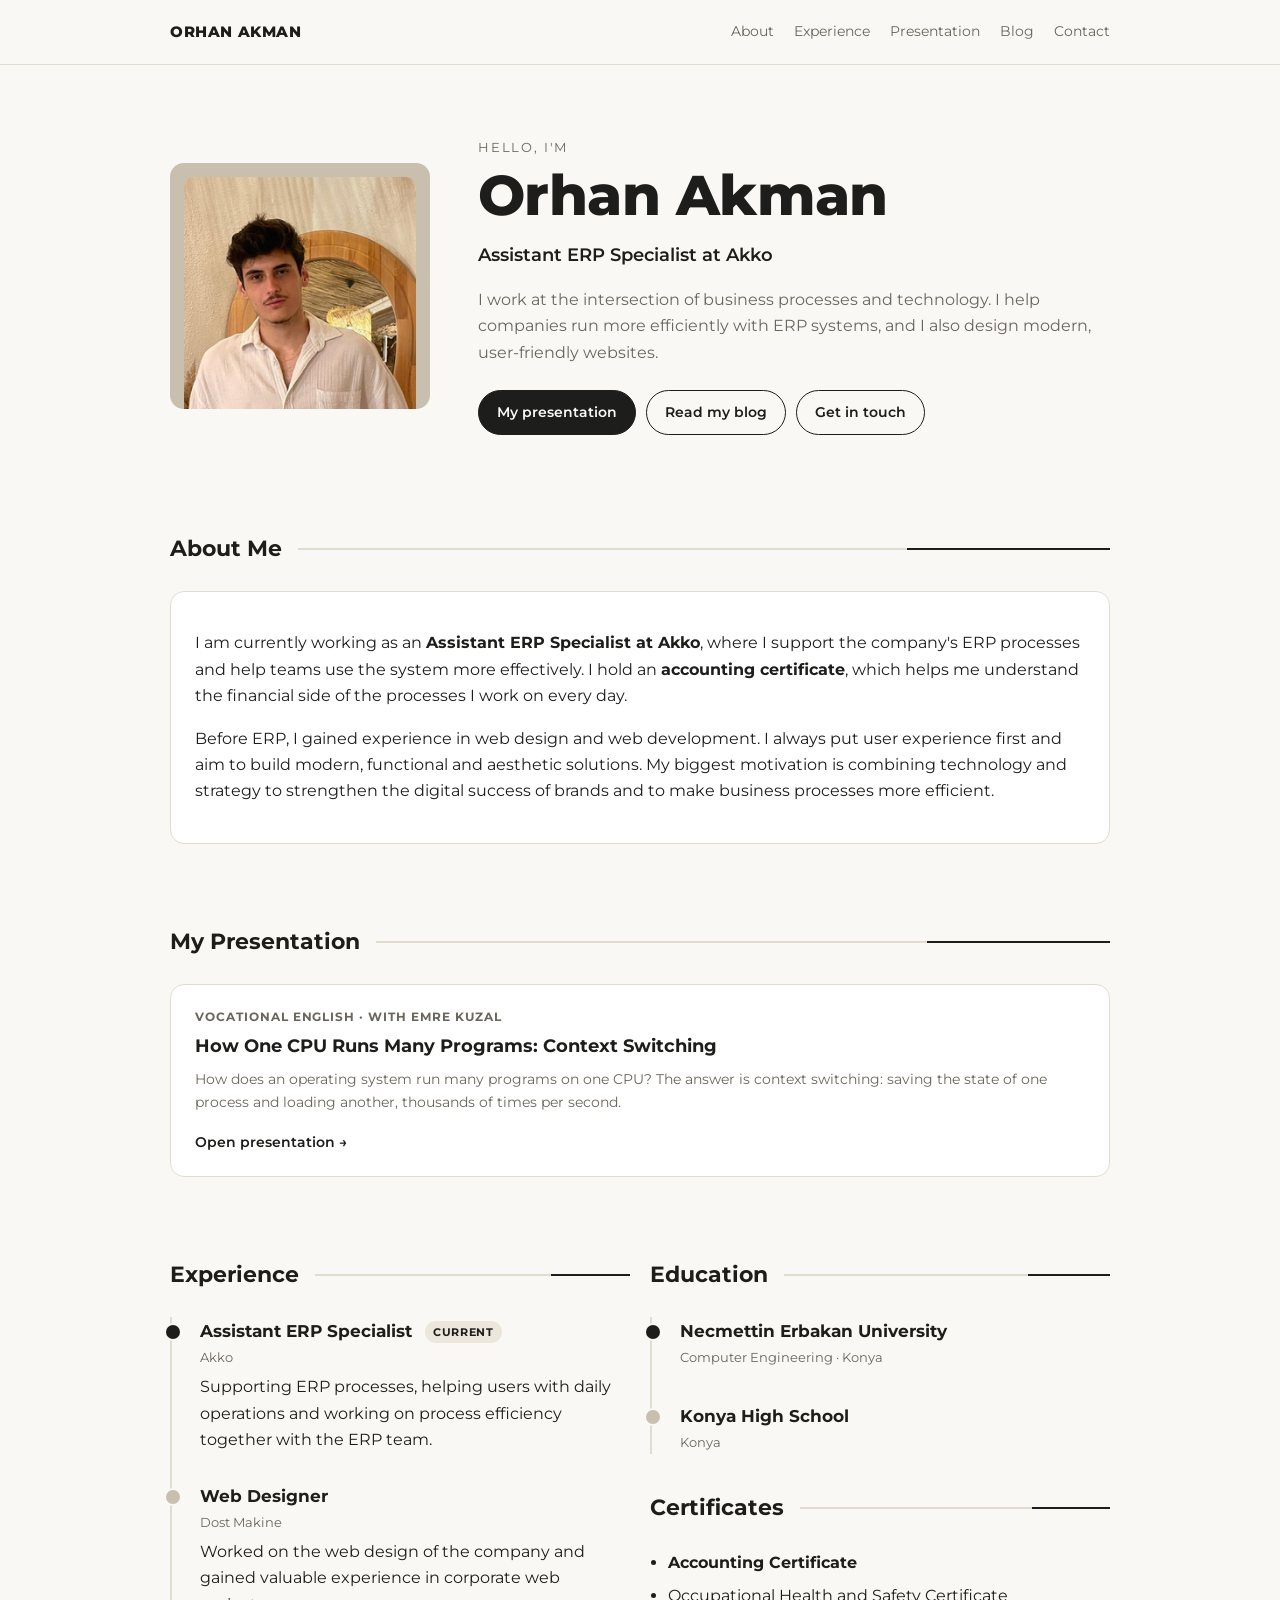
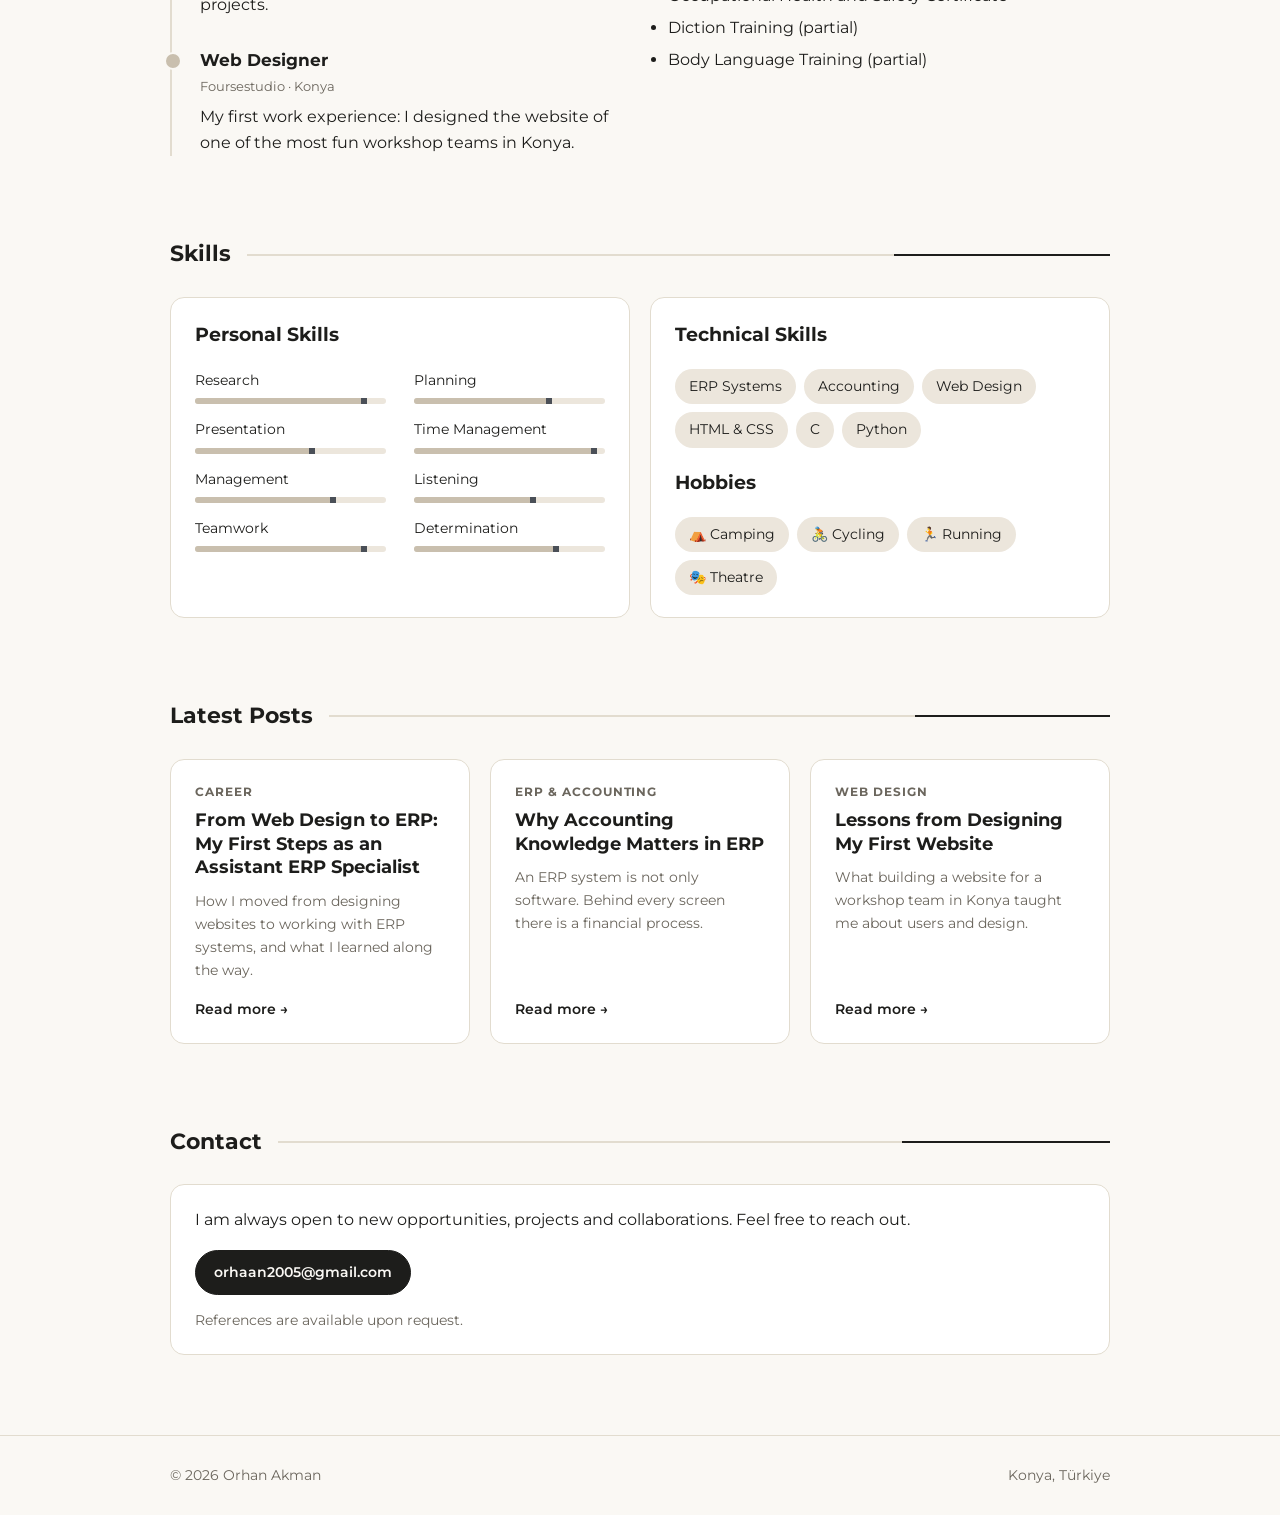
<file: index.html>
<!doctype html>
<html lang="en">
<head>
  <meta charset="utf-8">
  <meta name="viewport" content="width=device-width, initial-scale=1">
  <title>Orhan Akman | Assistant ERP Specialist</title>
  <meta name="description" content="Orhan Akman: Assistant ERP Specialist at Akko. CV, experience, skills and blog about ERP, accounting and web design.">
  <link rel="preconnect" href="https://fonts.googleapis.com">
  <link rel="preconnect" href="https://fonts.gstatic.com" crossorigin>
  <link href="https://fonts.googleapis.com/css2?family=Montserrat:wght@400;600;700;800&display=swap" rel="stylesheet">
  <link rel="stylesheet" href="style.css">
</head>
<body>

  <header class="site-header">
    <div class="wrap">
      <a class="brand" href="./">Orhan Akman</a>
      <nav class="nav">
        <a href="#about" class="hide-sm">About</a>
        <a href="#experience" class="hide-sm">Experience</a>
        <a href="presentation/">Presentation</a>
        <a href="blog/">Blog</a>
        <a href="#contact">Contact</a>
      </nav>
    </div>
  </header>

  <main class="wrap">

    <!-- Hero -->
    <div class="hero">
      <div class="hero-photo">
        <img src="assets/photo.png" alt="Portrait of Orhan Akman">
      </div>
      <div>
        <p class="eyebrow">Hello, I'm</p>
        <h1>Orhan Akman</h1>
        <p class="role">Assistant ERP Specialist at Akko</p>
        <p class="lead">
          I work at the intersection of business processes and technology. I help companies run
          more efficiently with ERP systems, and I also design modern, user-friendly websites.
        </p>
        <div class="btns">
          <a class="btn primary" href="presentation/">My presentation</a>
          <a class="btn" href="blog/">Read my blog</a>
          <a class="btn" href="#contact">Get in touch</a>
        </div>
      </div>
    </div>

    <!-- About -->
    <section id="about">
      <h2 class="section-title">About Me</h2>
      <div class="card">
        <p>
          I am currently working as an <strong>Assistant ERP Specialist at Akko</strong>, where I support
          the company's ERP processes and help teams use the system more effectively. I hold an
          <strong>accounting certificate</strong>, which helps me understand the financial side of the
          processes I work on every day.
        </p>
        <p>
          Before ERP, I gained experience in web design and web development. I always put user
          experience first and aim to build modern, functional and aesthetic solutions. My biggest
          motivation is combining technology and strategy to strengthen the digital success of brands
          and to make business processes more efficient.
        </p>
      </div>
    </section>

    <!-- Presentation -->
    <section id="presentation">
      <h2 class="section-title">My Presentation</h2>
      <a class="card post-card" href="presentation/">
        <span class="tag">Vocational English · with Emre Kuzal</span>
        <h3>How One CPU Runs Many Programs: Context Switching</h3>
        <p>How does an operating system run many programs on one CPU? The answer is context switching:
          saving the state of one process and loading another, thousands of times per second.</p>
        <span class="more">Open presentation →</span>
      </a>
    </section>

    <!-- Experience + Education -->
    <section id="experience">
      <div class="grid-2">
        <div>
          <h2 class="section-title">Experience</h2>
          <ul class="timeline">
            <li class="current">
              <h3>Assistant ERP Specialist <span class="badge">Current</span></h3>
              <p class="meta">Akko</p>
              <p>Supporting ERP processes, helping users with daily operations and working on
                process efficiency together with the ERP team.</p>
            </li>
            <li>
              <h3>Web Designer</h3>
              <p class="meta">Dost Makine</p>
              <p>Worked on the web design of the company and gained valuable experience in
                corporate web projects.</p>
            </li>
            <li>
              <h3>Web Designer</h3>
              <p class="meta">Foursestudio · Konya</p>
              <p>My first work experience: I designed the website of one of the most fun workshop
                teams in Konya.</p>
            </li>
          </ul>
        </div>

        <div>
          <h2 class="section-title">Education</h2>
          <ul class="timeline">
            <li class="current">
              <h3>Necmettin Erbakan University</h3>
              <p class="meta">Computer Engineering · Konya</p>
            </li>
            <li>
              <h3>Konya High School</h3>
              <p class="meta">Konya</p>
            </li>
          </ul>

          <h2 class="section-title" style="margin-top:36px">Certificates</h2>
          <ul class="plain-list">
            <li><strong>Accounting Certificate</strong></li>
            <li>Occupational Health and Safety Certificate</li>
            <li>Diction Training (partial)</li>
            <li>Body Language Training (partial)</li>
          </ul>
        </div>
      </div>
    </section>

    <!-- Skills -->
    <section id="skills">
      <h2 class="section-title">Skills</h2>
      <div class="grid-2">
        <div class="card">
          <h3 style="margin-top:0">Personal Skills</h3>
          <ul class="skills">
            <li><div class="skill-name"><span>Research</span></div><div class="bar"><span style="width:90%"></span></div></li>
            <li><div class="skill-name"><span>Planning</span></div><div class="bar"><span style="width:72%"></span></div></li>
            <li><div class="skill-name"><span>Presentation</span></div><div class="bar"><span style="width:63%"></span></div></li>
            <li><div class="skill-name"><span>Time Management</span></div><div class="bar"><span style="width:96%"></span></div></li>
            <li><div class="skill-name"><span>Management</span></div><div class="bar"><span style="width:74%"></span></div></li>
            <li><div class="skill-name"><span>Listening</span></div><div class="bar"><span style="width:64%"></span></div></li>
            <li><div class="skill-name"><span>Teamwork</span></div><div class="bar"><span style="width:90%"></span></div></li>
            <li><div class="skill-name"><span>Determination</span></div><div class="bar"><span style="width:76%"></span></div></li>
          </ul>
        </div>
        <div class="card">
          <h3 style="margin-top:0">Technical Skills</h3>
          <ul class="chips" style="margin-bottom:20px">
            <li>ERP Systems</li>
            <li>Accounting</li>
            <li>Web Design</li>
            <li>HTML &amp; CSS</li>
            <li>C</li>
            <li>Python</li>
          </ul>
          <h3>Hobbies</h3>
          <ul class="chips">
            <li>⛺ Camping</li>
            <li>🚴 Cycling</li>
            <li>🏃 Running</li>
            <li>🎭 Theatre</li>
          </ul>
        </div>
      </div>
    </section>

    <!-- Blog -->
    <section id="blog">
      <h2 class="section-title">Latest Posts</h2>
      <div class="posts">
        <a class="card post-card" href="blog/from-web-design-to-erp.html">
          <span class="tag">Career</span>
          <h3>From Web Design to ERP: My First Steps as an Assistant ERP Specialist</h3>
          <p>How I moved from designing websites to working with ERP systems, and what I learned along the way.</p>
          <span class="more">Read more →</span>
        </a>
        <a class="card post-card" href="blog/accounting-and-erp.html">
          <span class="tag">ERP &amp; Accounting</span>
          <h3>Why Accounting Knowledge Matters in ERP</h3>
          <p>An ERP system is not only software. Behind every screen there is a financial process.</p>
          <span class="more">Read more →</span>
        </a>
        <a class="card post-card" href="blog/my-first-website.html">
          <span class="tag">Web Design</span>
          <h3>Lessons from Designing My First Website</h3>
          <p>What building a website for a workshop team in Konya taught me about users and design.</p>
          <span class="more">Read more →</span>
        </a>
      </div>
    </section>

    <!-- Contact -->
    <section id="contact">
      <h2 class="section-title">Contact</h2>
      <div class="card">
        <p style="margin-top:0">I am always open to new opportunities, projects and collaborations. Feel free to reach out.</p>
        <div class="btns">
          <a class="btn primary" href="mailto:orhaan2005@gmail.com">orhaan2005@gmail.com</a>
        </div>
        <p style="margin-bottom:0;color:var(--muted);font-size:14px">References are available upon request.</p>
      </div>
    </section>

  </main>

  <footer class="site-footer">
    <div class="wrap">
      <span>© 2026 Orhan Akman</span>
      <span>Konya, Türkiye</span>
    </div>
  </footer>

</body>
</html>
</file>
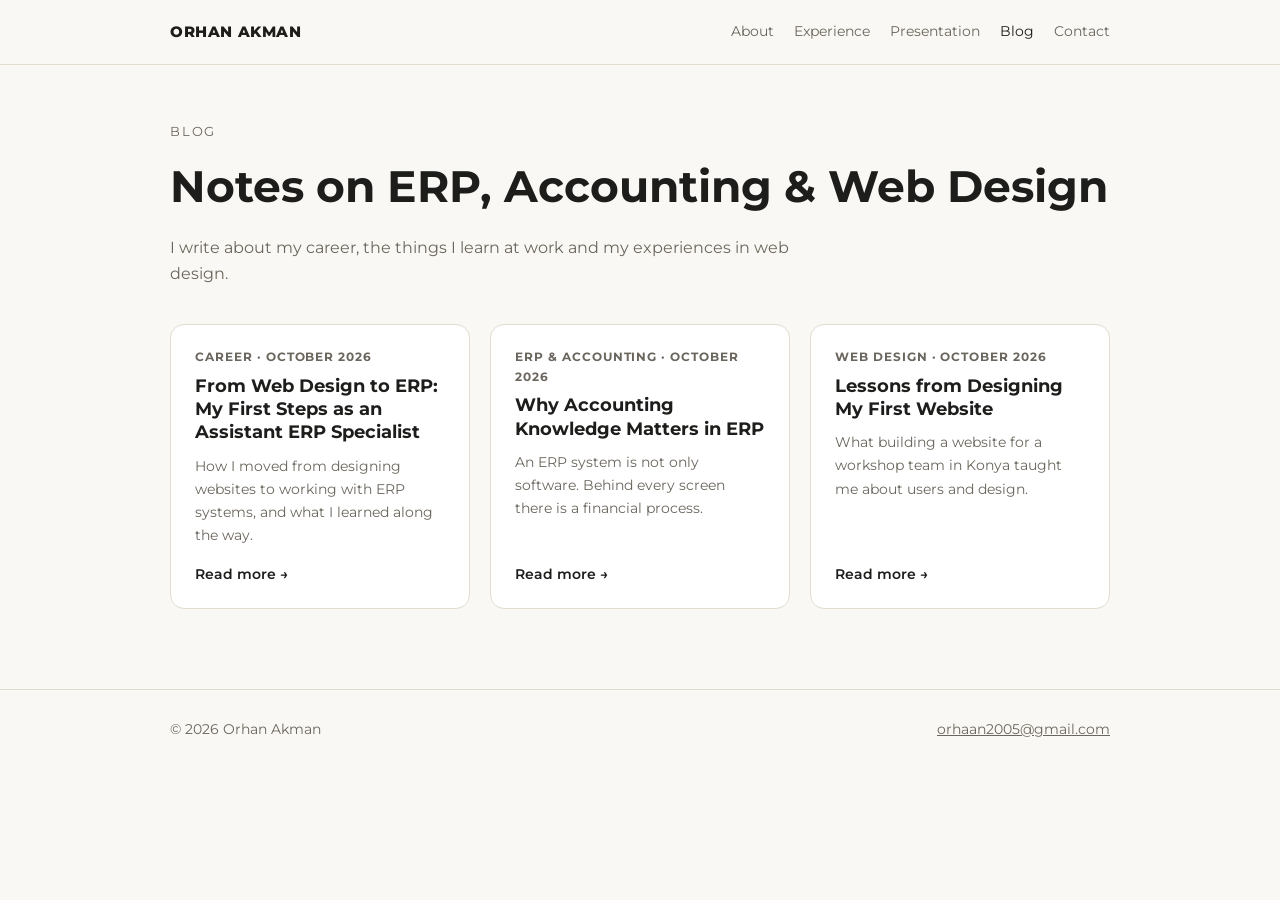
<file: blog/index.html>
<!doctype html>
<html lang="en">
<head>
  <meta charset="utf-8">
  <meta name="viewport" content="width=device-width, initial-scale=1">
  <title>Blog | Orhan Akman</title>
  <meta name="description" content="Blog posts by Orhan Akman about ERP, accounting, career and web design.">
  <link rel="preconnect" href="https://fonts.googleapis.com">
  <link rel="preconnect" href="https://fonts.gstatic.com" crossorigin>
  <link href="https://fonts.googleapis.com/css2?family=Montserrat:wght@400;600;700;800&display=swap" rel="stylesheet">
  <link rel="stylesheet" href="../style.css">
</head>
<body>

  <header class="site-header">
    <div class="wrap">
      <a class="brand" href="../">Orhan Akman</a>
      <nav class="nav">
        <a href="../#about" class="hide-sm">About</a>
        <a href="../#experience" class="hide-sm">Experience</a>
        <a href="../presentation/">Presentation</a>
        <a href="./" aria-current="page">Blog</a>
        <a href="../#contact">Contact</a>
      </nav>
    </div>
  </header>

  <main class="wrap">
    <section style="padding-top:56px">
      <p class="eyebrow">Blog</p>
      <h1 style="font-size:clamp(32px,5vw,44px);margin:0 0 12px">Notes on ERP, Accounting &amp; Web Design</h1>
      <p style="color:var(--muted);max-width:60ch;margin:0 0 36px">
        I write about my career, the things I learn at work and my experiences in web design.
      </p>

      <div class="posts">
        <a class="card post-card" href="from-web-design-to-erp.html">
          <span class="tag">Career · October 2026</span>
          <h3>From Web Design to ERP: My First Steps as an Assistant ERP Specialist</h3>
          <p>How I moved from designing websites to working with ERP systems, and what I learned along the way.</p>
          <span class="more">Read more →</span>
        </a>
        <a class="card post-card" href="accounting-and-erp.html">
          <span class="tag">ERP &amp; Accounting · October 2026</span>
          <h3>Why Accounting Knowledge Matters in ERP</h3>
          <p>An ERP system is not only software. Behind every screen there is a financial process.</p>
          <span class="more">Read more →</span>
        </a>
        <a class="card post-card" href="my-first-website.html">
          <span class="tag">Web Design · October 2026</span>
          <h3>Lessons from Designing My First Website</h3>
          <p>What building a website for a workshop team in Konya taught me about users and design.</p>
          <span class="more">Read more →</span>
        </a>
      </div>
    </section>
  </main>

  <footer class="site-footer">
    <div class="wrap">
      <span>© 2026 Orhan Akman</span>
      <a href="mailto:orhaan2005@gmail.com">orhaan2005@gmail.com</a>
    </div>
  </footer>

</body>
</html>
</file>
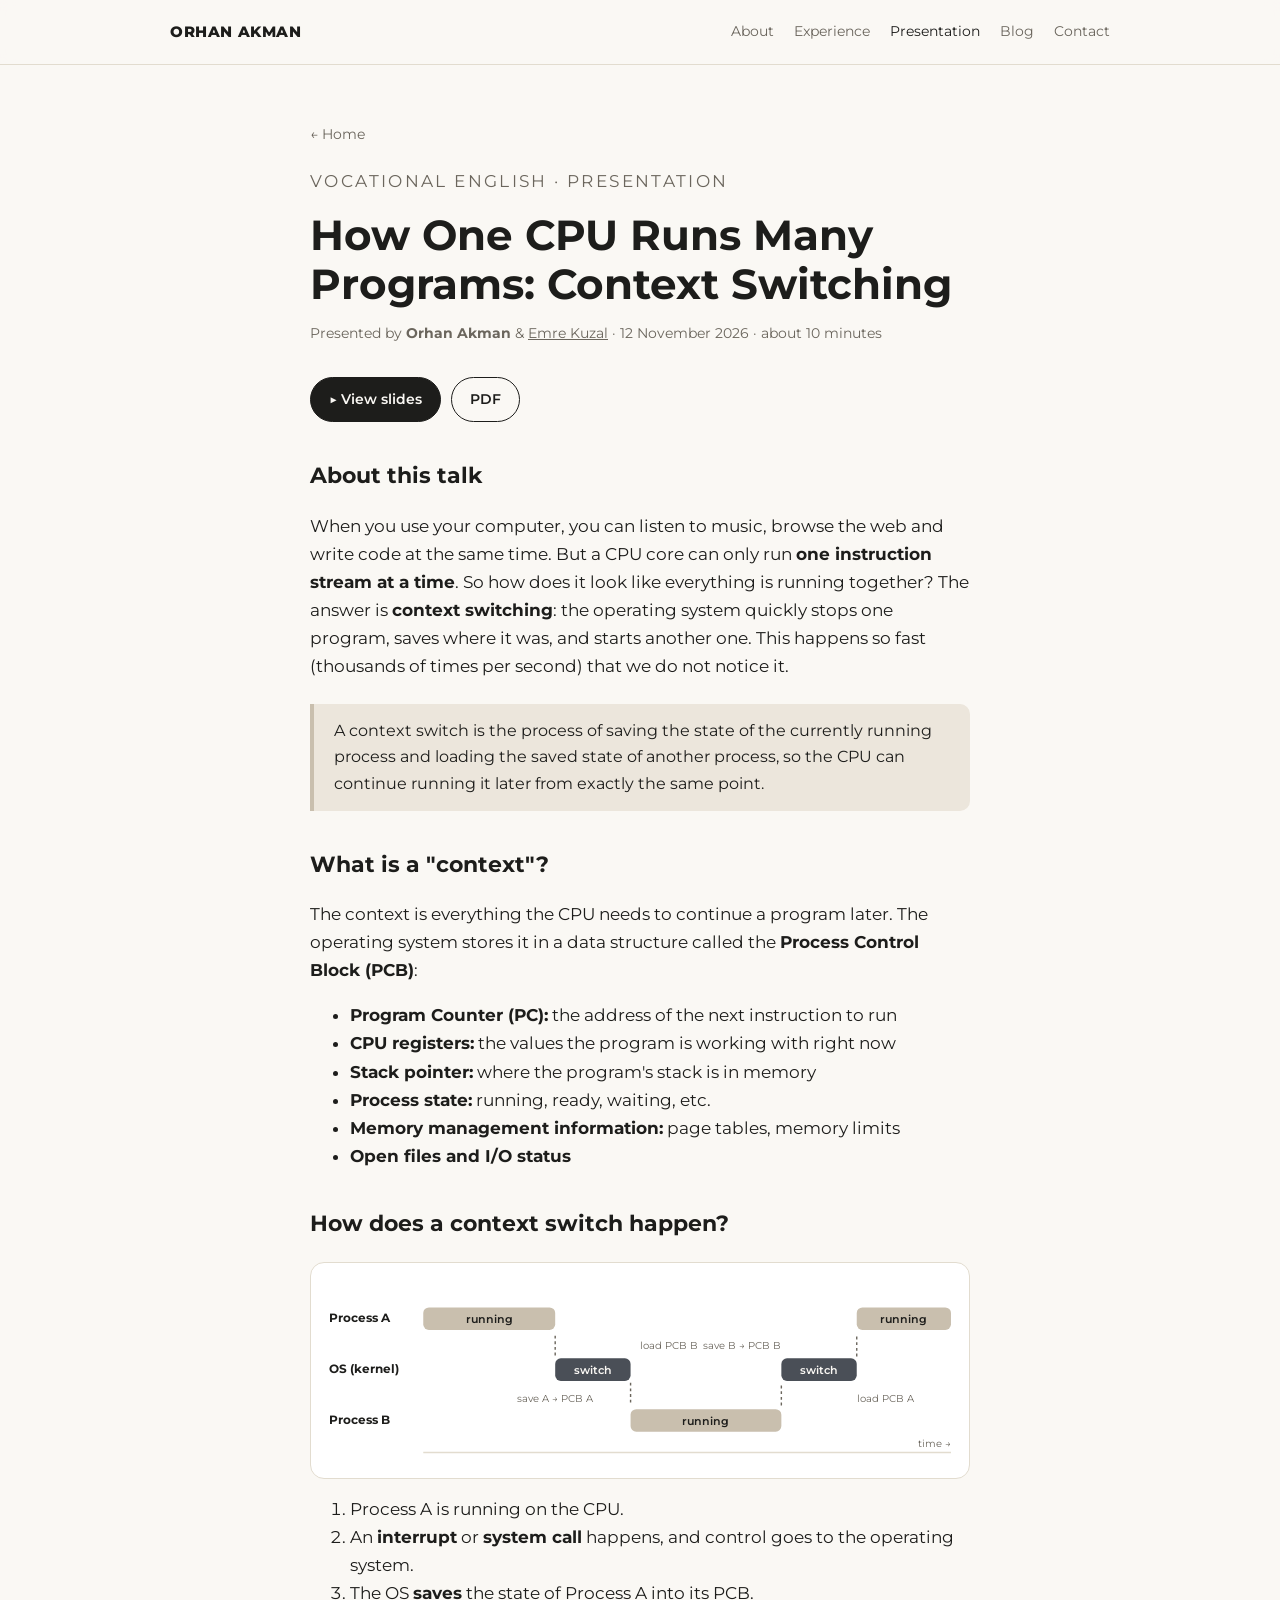
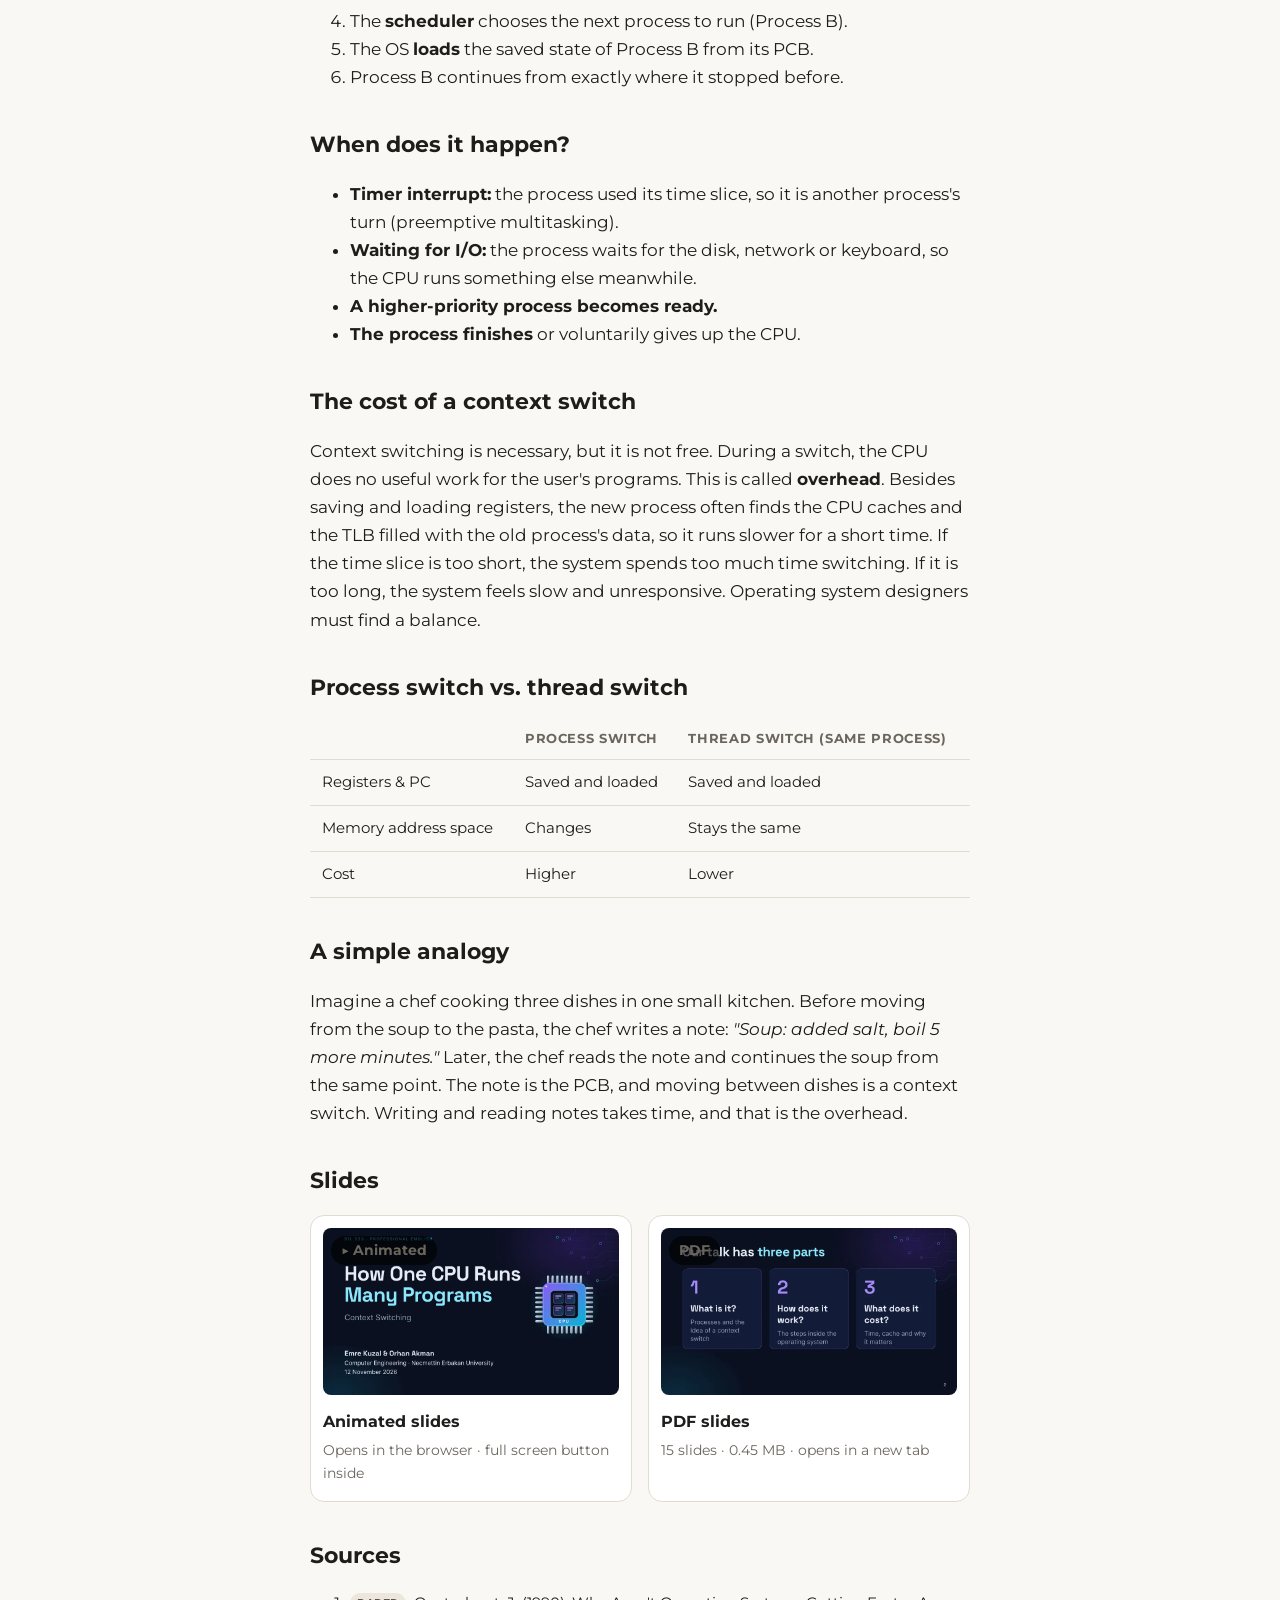
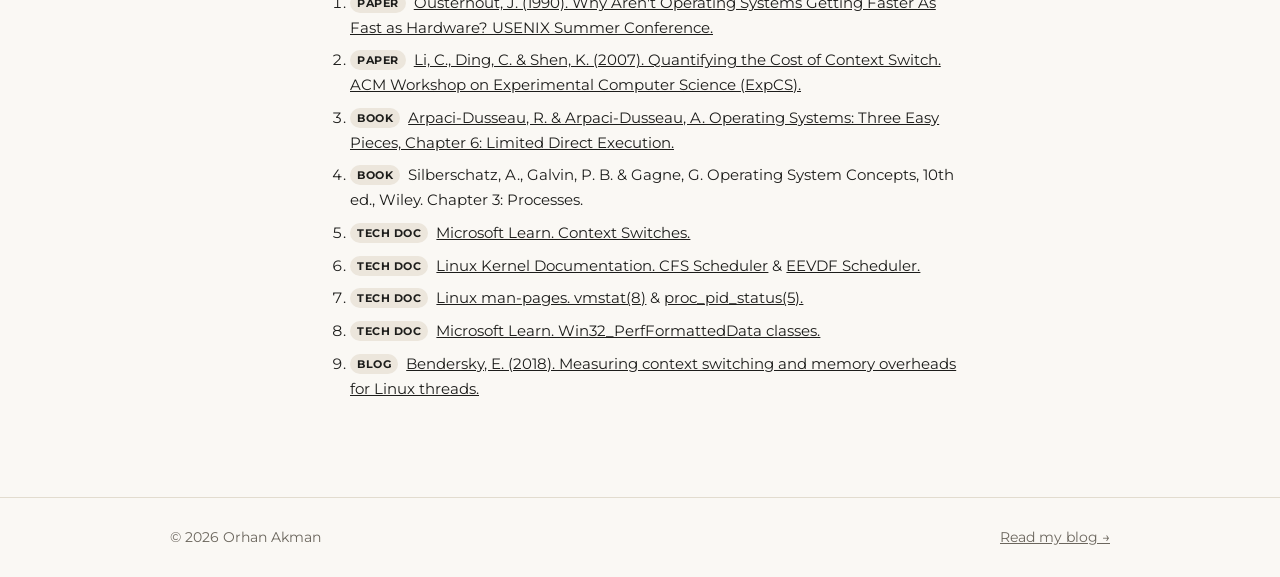
<file: presentation/index.html>
<!doctype html>
<html lang="en">
<head>
  <meta charset="utf-8">
  <meta name="viewport" content="width=device-width, initial-scale=1">
  <title>Context Switching | Orhan Akman</title>
  <meta name="description" content="How One CPU Runs Many Programs: Context Switching. Presentation by Orhan Akman and Emre Kuzal for the Vocational English course.">
  <link rel="preconnect" href="https://fonts.googleapis.com">
  <link rel="preconnect" href="https://fonts.gstatic.com" crossorigin>
  <link href="https://fonts.googleapis.com/css2?family=Montserrat:wght@400;600;700;800&display=swap" rel="stylesheet">
  <link rel="stylesheet" href="../style.css">
</head>
<body>

  <header class="site-header">
    <div class="wrap">
      <a class="brand" href="../">Orhan Akman</a>
      <nav class="nav">
        <a href="../#about" class="hide-sm">About</a>
        <a href="../#experience" class="hide-sm">Experience</a>
        <a href="./" aria-current="page">Presentation</a>
        <a href="../blog/">Blog</a>
        <a href="../#contact">Contact</a>
      </nav>
    </div>
  </header>

  <article class="article">
    <a class="back" href="../">← Home</a>
    <p class="eyebrow" style="margin-top:20px">Vocational English · Presentation</p>
    <h1>How One CPU Runs Many Programs: Context Switching</h1>
    <p class="meta">
      Presented by <strong>Orhan Akman</strong> &amp;
      <a href="https://emrkzl44.github.io/" target="_blank" rel="noopener">Emre Kuzal</a>
      · 12 November 2026 · about 10 minutes
    </p>
    <div class="btns" style="margin-bottom:8px">
      <a class="btn primary" href="../slides/context-switching/">▶ View slides</a>
      <a class="btn" href="../assets/slides/context-switching.pdf" target="_blank" rel="noopener">PDF</a>
    </div>

    <h2>About this talk</h2>
    <p>
      When you use your computer, you can listen to music, browse the web and write code at the
      same time. But a CPU core can only run <strong>one instruction stream at a time</strong>. So how
      does it look like everything is running together? The answer is <strong>context switching</strong>:
      the operating system quickly stops one program, saves where it was, and starts another one.
      This happens so fast (thousands of times per second) that we do not notice it.
    </p>

    <blockquote>
      A context switch is the process of saving the state of the currently running process and
      loading the saved state of another process, so the CPU can continue running it later from
      exactly the same point.
    </blockquote>

    <h2>What is a "context"?</h2>
    <p>
      The context is everything the CPU needs to continue a program later. The operating system
      stores it in a data structure called the <strong>Process Control Block (PCB)</strong>:
    </p>
    <ul>
      <li><strong>Program Counter (PC):</strong> the address of the next instruction to run</li>
      <li><strong>CPU registers:</strong> the values the program is working with right now</li>
      <li><strong>Stack pointer:</strong> where the program's stack is in memory</li>
      <li><strong>Process state:</strong> running, ready, waiting, etc.</li>
      <li><strong>Memory management information:</strong> page tables, memory limits</li>
      <li><strong>Open files and I/O status</strong></li>
    </ul>

    <h2>How does a context switch happen?</h2>
    <div class="diagram" role="img" aria-label="Timeline: Process A runs, the OS saves A's state to PCB A and loads PCB B, then Process B runs; later the OS saves B and loads A again.">
      <svg viewBox="0 0 660 190" xmlns="http://www.w3.org/2000/svg">
        <g font-family="Montserrat, system-ui, sans-serif" font-size="13">
          <text x="0" y="44" fill="currentColor" font-weight="700">Process A</text>
          <text x="0" y="98" fill="currentColor" font-weight="700">OS (kernel)</text>
          <text x="0" y="152" fill="currentColor" font-weight="700">Process B</text>

          <rect x="100" y="28" width="140" height="24" rx="6" class="d-run"/>
          <text x="170" y="45" text-anchor="middle" class="d-on">running</text>

          <rect x="240" y="82" width="80" height="24" rx="6" class="d-os"/>
          <text x="280" y="99" text-anchor="middle" class="d-on-os">switch</text>

          <rect x="320" y="136" width="160" height="24" rx="6" class="d-run"/>
          <text x="400" y="153" text-anchor="middle" class="d-on">running</text>

          <rect x="480" y="82" width="80" height="24" rx="6" class="d-os"/>
          <text x="520" y="99" text-anchor="middle" class="d-on-os">switch</text>

          <rect x="560" y="28" width="100" height="24" rx="6" class="d-run"/>
          <text x="610" y="45" text-anchor="middle" class="d-on">running</text>

          <line x1="240" y1="58" x2="240" y2="80" class="d-arrow"/>
          <line x1="320" y1="108" x2="320" y2="132" class="d-arrow"/>
          <line x1="480" y1="132" x2="480" y2="110" class="d-arrow"/>
          <line x1="560" y1="80" x2="560" y2="56" class="d-arrow"/>

          <text x="240" y="128" text-anchor="middle" class="d-note">save A → PCB A</text>
          <text x="330" y="72" class="d-note">load PCB B</text>
          <text x="480" y="72" text-anchor="end" class="d-note">save B → PCB B</text>
          <text x="560" y="128" class="d-note">load PCB A</text>

          <line x1="100" y1="182" x2="660" y2="182" class="d-axis"/>
          <text x="660" y="176" text-anchor="end" class="d-note">time →</text>
        </g>
      </svg>
    </div>
    <ol>
      <li>Process A is running on the CPU.</li>
      <li>An <strong>interrupt</strong> or <strong>system call</strong> happens, and control goes to the operating system.</li>
      <li>The OS <strong>saves</strong> the state of Process A into its PCB.</li>
      <li>The <strong>scheduler</strong> chooses the next process to run (Process B).</li>
      <li>The OS <strong>loads</strong> the saved state of Process B from its PCB.</li>
      <li>Process B continues from exactly where it stopped before.</li>
    </ol>

    <h2>When does it happen?</h2>
    <ul>
      <li><strong>Timer interrupt:</strong> the process used its time slice, so it is another process's turn (preemptive multitasking).</li>
      <li><strong>Waiting for I/O:</strong> the process waits for the disk, network or keyboard, so the CPU runs something else meanwhile.</li>
      <li><strong>A higher-priority process becomes ready.</strong></li>
      <li><strong>The process finishes</strong> or voluntarily gives up the CPU.</li>
    </ul>

    <h2>The cost of a context switch</h2>
    <p>
      Context switching is necessary, but it is not free. During a switch, the CPU does no useful
      work for the user's programs. This is called <strong>overhead</strong>. Besides saving and
      loading registers, the new process often finds the CPU caches and the TLB filled with the
      old process's data, so it runs slower for a short time. If the time slice is too short, the
      system spends too much time switching. If it is too long, the system feels slow and
      unresponsive. Operating system designers must find a balance.
    </p>

    <h2>Process switch vs. thread switch</h2>
    <table class="compare">
      <thead>
        <tr><th></th><th>Process switch</th><th>Thread switch (same process)</th></tr>
      </thead>
      <tbody>
        <tr><td>Registers &amp; PC</td><td>Saved and loaded</td><td>Saved and loaded</td></tr>
        <tr><td>Memory address space</td><td>Changes</td><td>Stays the same</td></tr>
        <tr><td>Cost</td><td>Higher</td><td>Lower</td></tr>
      </tbody>
    </table>

    <h2>A simple analogy</h2>
    <p>
      Imagine a chef cooking three dishes in one small kitchen. Before moving from the soup to the
      pasta, the chef writes a note: <em>"Soup: added salt, boil 5 more minutes."</em> Later, the chef
      reads the note and continues the soup from the same point. The note is the PCB, and moving
      between dishes is a context switch. Writing and reading notes takes time, and that is the
      overhead.
    </p>

    <h2 id="slides">Slides</h2>
    <div class="decks">
      <a class="card deck" href="../slides/context-switching/">
        <div class="deck-media">
          <img src="../assets/slides/cs-animated.webp" width="960" height="540" alt="First slide of the animated presentation" loading="lazy">
          <span class="deck-badge">▶ Animated</span>
        </div>
        <strong>Animated slides</strong>
        <span>Opens in the browser · full screen button inside</span>
      </a>
      <a class="card deck" href="../assets/slides/context-switching.pdf" target="_blank" rel="noopener">
        <div class="deck-media">
          <img src="../assets/slides/cs-pdf.webp" width="960" height="540" alt="A slide from the PDF version" loading="lazy">
          <span class="deck-badge">PDF</span>
        </div>
        <strong>PDF slides</strong>
        <span>15 slides · 0.45 MB · opens in a new tab</span>
      </a>
    </div>

    <h2>Sources</h2>
    <ol class="sources">
      <li><span class="src-tag">Paper</span><a href="https://www.cs.fsu.edu/~awang/courses/cop5611_s2017/slow_os.pdf" target="_blank" rel="noopener">Ousterhout, J. (1990). Why Aren't Operating Systems Getting Faster As Fast as Hardware? USENIX Summer Conference.</a></li>
      <li><span class="src-tag">Paper</span><a href="https://www.cs.rochester.edu/~kshen/papers/expcs2007.pdf" target="_blank" rel="noopener">Li, C., Ding, C. &amp; Shen, K. (2007). Quantifying the Cost of Context Switch. ACM Workshop on Experimental Computer Science (ExpCS).</a></li>
      <li><span class="src-tag">Book</span><a href="https://pages.cs.wisc.edu/~remzi/OSTEP/cpu-mechanisms.pdf" target="_blank" rel="noopener">Arpaci-Dusseau, R. &amp; Arpaci-Dusseau, A. Operating Systems: Three Easy Pieces, Chapter 6: Limited Direct Execution.</a></li>
      <li><span class="src-tag">Book</span>Silberschatz, A., Galvin, P. B. &amp; Gagne, G. Operating System Concepts, 10th ed., Wiley. Chapter 3: Processes.</li>
      <li><span class="src-tag">Tech doc</span><a href="https://learn.microsoft.com/en-us/windows/win32/procthread/context-switches" target="_blank" rel="noopener">Microsoft Learn. Context Switches.</a></li>
      <li><span class="src-tag">Tech doc</span><a href="https://docs.kernel.org/scheduler/sched-design-CFS.html" target="_blank" rel="noopener">Linux Kernel Documentation. CFS Scheduler</a> &amp; <a href="https://docs.kernel.org/scheduler/sched-eevdf.html" target="_blank" rel="noopener">EEVDF Scheduler.</a></li>
      <li><span class="src-tag">Tech doc</span><a href="https://man7.org/linux/man-pages/man8/vmstat.8.html" target="_blank" rel="noopener">Linux man-pages. vmstat(8)</a> &amp; <a href="https://man7.org/linux/man-pages/man5/proc_pid_status.5.html" target="_blank" rel="noopener">proc_pid_status(5).</a></li>
      <li><span class="src-tag">Tech doc</span><a href="https://learn.microsoft.com/en-us/windows/win32/cimwin32prov/win32-perfformatteddata" target="_blank" rel="noopener">Microsoft Learn. Win32_PerfFormattedData classes.</a></li>
      <li><span class="src-tag">Blog</span><a href="https://eli.thegreenplace.net/2018/measuring-context-switching-and-memory-overheads-for-linux-threads/" target="_blank" rel="noopener">Bendersky, E. (2018). Measuring context switching and memory overheads for Linux threads.</a></li>
    </ol>
  </article>

  <footer class="site-footer">
    <div class="wrap">
      <span>© 2026 Orhan Akman</span>
      <a href="../blog/">Read my blog →</a>
    </div>
  </footer>

</body>
</html>
</file>
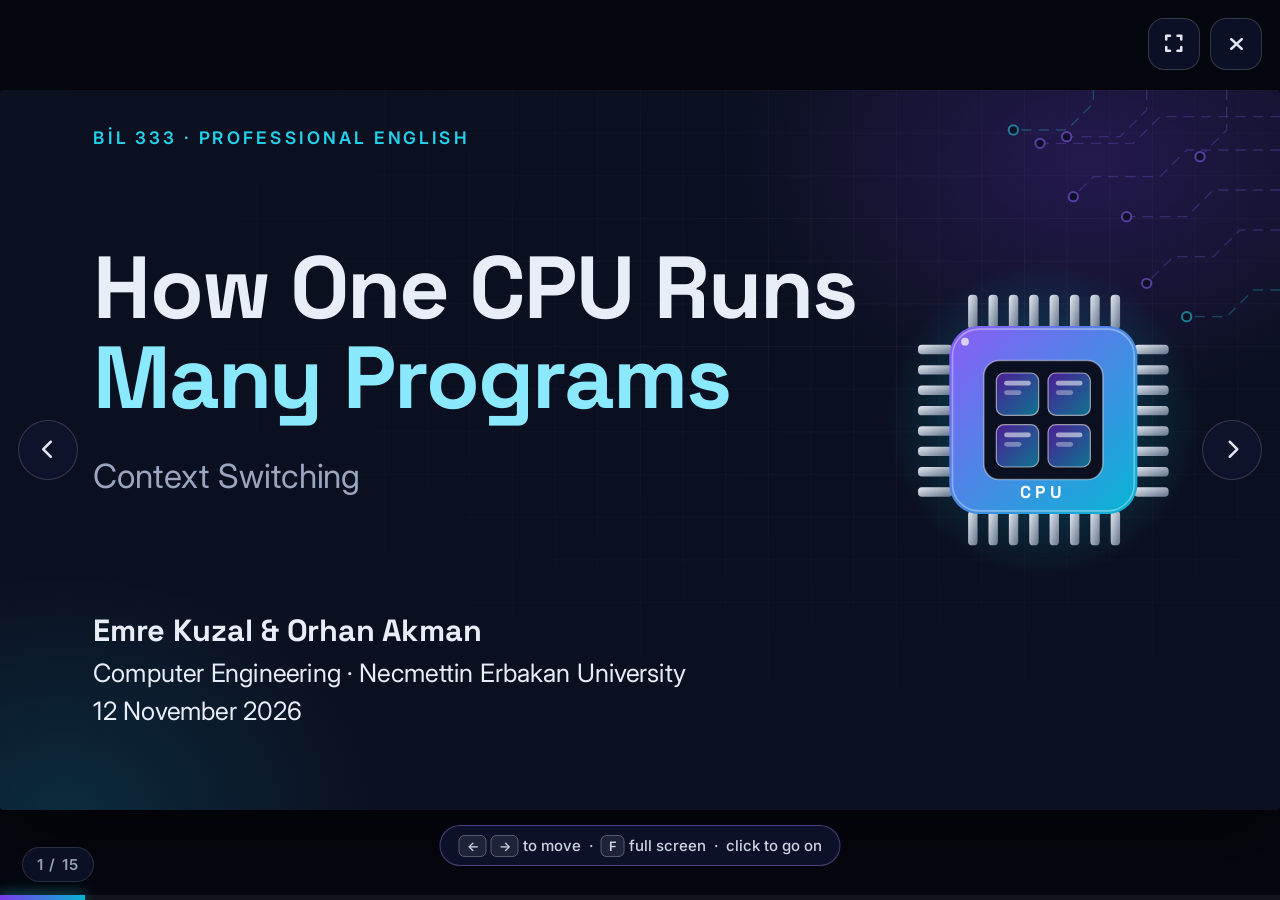
<file: slides/context-switching/index.html>
<!doctype html>
<html lang="en">
<head>
<meta charset="utf-8">
<link rel="preconnect" href="https://fonts.googleapis.com">
<link rel="preconnect" href="https://fonts.gstatic.com" crossorigin>
<link href="https://fonts.googleapis.com/css2?family=Inter:wght@400;500;600&family=Space+Grotesk:wght@500;700&display=swap" rel="stylesheet">
<link rel="stylesheet" href="https://cdnjs.cloudflare.com/ajax/libs/font-awesome/6.5.2/css/all.min.css">
<meta name="viewport" content="width=device-width, initial-scale=1">
<title>Context Switching — Slides · Emre Kuzal &amp; Orhan Akman</title>
<style>
* { box-sizing: border-box; margin: 0; padding: 0; }
:root {
  --bg: #0b1020; --surface: #131b38; --text: #e8edf7; --muted: #9aa6bf;
  --violet: #a78bfa; --cyan: #22d3ee; --pink: #f472b6; --amber: #fbbf24;
  --grad: linear-gradient(135deg, #7c3aed, #06b6d4);
}
html, body { background: var(--bg); }
body { font-family: "Inter", sans-serif; color: var(--text); -webkit-print-color-adjust: exact; print-color-adjust: exact; }
.slide {
  position: relative; width: 1920px; height: 1080px; overflow: hidden;
  padding: 110px 140px 100px; page-break-after: always; break-after: page;
  background:
    radial-gradient(900px 600px at 85% 10%, rgba(124, 58, 237, 0.22), transparent 60%),
    radial-gradient(800px 600px at 5% 100%, rgba(6, 182, 212, 0.16), transparent 60%),
    var(--bg);
}
.slide::after {
  content: ""; position: absolute; inset: 0; pointer-events: none;
  background-image: linear-gradient(rgba(255,255,255,0.035) 1px, transparent 1px), linear-gradient(90deg, rgba(255,255,255,0.035) 1px, transparent 1px);
  background-size: 64px 64px;
  -webkit-mask-image: radial-gradient(ellipse at 70% 30%, #000 10%, transparent 70%);
}
.slide > * { position: relative; z-index: 1; }
.slide > .circuit { position: absolute; top: 0; right: 0; z-index: 0; opacity: .8; }
.part { position: absolute; top: 56px; left: 140px; font: 600 26px "Inter"; letter-spacing: .18em; text-transform: uppercase; color: var(--cyan); }
.num { position: absolute; bottom: 48px; right: 70px; font: 500 26px "Space Grotesk"; color: var(--muted); }
.foot { position: absolute; bottom: 56px; left: 140px; font: 500 32px "Inter"; color: var(--muted); }
h1, h2 { font-family: "Space Grotesk", sans-serif; letter-spacing: -0.02em; }
h2 { font-size: 84px; font-weight: 700; line-height: 1.05; margin-bottom: 64px; }
h2 .g, h1 .g, .g { color: #8be9fd; }
ul.b { list-style: none; display: grid; gap: 34px; }
ul.b li { font-size: 48px; line-height: 1.25; padding-left: 64px; position: relative; }
ul.b li::before { content: ""; position: absolute; left: 0; top: 0.42em; width: 26px; height: 26px; border-radius: 8px; background: var(--grad); }
.cols { display: grid; grid-template-columns: 1fr 1fr; gap: 90px; align-items: center; }
.card { background: var(--surface); border: 2px solid rgba(167,139,250,0.35); border-radius: 32px; }
.mono { font-family: Consolas, "DejaVu Sans Mono", monospace; }
.hl { color: var(--cyan); font-weight: 600; }
.hv { color: var(--violet); font-weight: 600; }

/* 1 title */
.title h1 { font-size: 132px; line-height: 1.02; font-weight: 700; margin: 120px 0 50px; }
.title .sub { font-size: 50px; color: var(--muted); }
.title .who { position: absolute; left: 140px; bottom: 120px; font-size: 38px; line-height: 1.5; }
.title .who b { font-family: "Space Grotesk"; font-size: 46px; }
.title .chip { position: absolute; right: 120px; top: 260px; }

/* 2 map */
.map { display: grid; grid-template-columns: repeat(3, 1fr); gap: 50px; margin-top: 30px; }
.map .card { padding: 60px 50px; height: 520px; }
.map .n { font: 700 120px "Space Grotesk"; color: #a78bfa; line-height: 1; }
.map h3 { font: 700 58px "Space Grotesk"; margin: 40px 0 24px; }
.map p { font-size: 40px; color: var(--muted); line-height: 1.35; }

/* 3 problem */
.orbit { position: relative; width: 640px; height: 640px; margin: auto; }
.orbit .core { position: absolute; left: 50%; top: 50%; width: 300px; height: 300px; margin: -150px; }
.orbit .core i { font-size: 96px; } .orbit .core span { font: 700 34px "Space Grotesk"; margin-top: 8px; }
.orbit .app { position: absolute; width: 130px; height: 130px; border-radius: 34px; background: var(--surface); border: 2px solid rgba(255,255,255,.14); display: flex; align-items: center; justify-content: center; font-size: 60px; color: var(--violet); }
.orbit svg { position: absolute; inset: 0; }

/* 4 pcb */
.pcb { padding: 50px 56px; }
.pcb .head { font: 700 50px "Space Grotesk"; margin-bottom: 30px; display: flex; align-items: center; gap: 20px; }
.pcb .head i { color: var(--violet); }
.pcb .row { display: flex; justify-content: space-between; font-size: 40px; padding: 22px 0; border-top: 2px solid rgba(255,255,255,.08); }
.pcb .row span:last-child { color: var(--cyan); }

/* 5 definition */
.def { font: 700 70px "Space Grotesk"; line-height: 1.2; margin-bottom: 90px; }
.flow { display: flex; align-items: center; justify-content: space-between; }
.box { width: 300px; height: 200px; border-radius: 30px; display: flex; flex-direction: column; align-items: center; justify-content: center; font: 700 46px "Space Grotesk"; }
.box small { font: 500 30px "Inter"; color: var(--muted); margin-top: 8px; }
.box.a { background: rgba(167,139,250,.16); border: 3px solid var(--violet); }
.box.b { background: rgba(34,211,238,.14); border: 3px solid var(--cyan); }
.box.os { background: var(--grad); color: #fff; width: 520px; }
.box.os small { color: #e0f2fe; }
.arrow { font-size: 70px; color: var(--muted); }

/* 6 tiles */
.tiles { display: grid; grid-template-columns: 1fr 1fr; gap: 44px; }
.tile { padding: 46px 50px; display: flex; gap: 40px; align-items: center; }
.tile .ic { flex: 0 0 120px; height: 120px; border-radius: 30px; background: var(--grad); display: flex; align-items: center; justify-content: center; font-size: 58px; color: #fff; }
.tile b { display: block; font: 700 48px "Space Grotesk"; margin-bottom: 8px; }
.tile span { font-size: 36px; color: var(--muted); }

/* 7/8 steps */
.steps { display: grid; grid-template-columns: repeat(4, 1fr); gap: 34px; }
.step { padding: 44px 36px; height: 500px; display: flex; flex-direction: column; }
.step .sn { width: 90px; height: 90px; border-radius: 50%; background: var(--grad); display: flex; align-items: center; justify-content: center; font: 700 48px "Space Grotesk"; color: #fff; margin-bottom: 40px; }
.step b { font: 700 46px "Space Grotesk"; line-height: 1.15; }
.step span { font-size: 34px; color: var(--muted); margin-top: 20px; line-height: 1.35; }
.note { margin-top: 44px; font-size: 34px; color: var(--muted); }

/* 9 scheduler */
.os2 { display: grid; grid-template-columns: 1fr 1fr; gap: 50px; }
.os2 .card { padding: 56px; height: 560px; }
.os2 .logo { font-size: 90px; color: var(--violet); }
.os2 h3 { font: 700 60px "Space Grotesk"; margin: 26px 0 30px; }
.os2 p { font-size: 40px; line-height: 1.45; color: var(--text); }
.os2 p span { color: var(--muted); }

/* 10 cost */
.big { font: 700 150px "Space Grotesk"; line-height: 1; color: #8be9fd; white-space: nowrap; }
.bigsub { font-size: 44px; color: var(--muted); margin: 10px 0 60px; }

/* 11 cache */
.cache { display: flex; gap: 70px; align-items: center; justify-content: center; margin-bottom: 60px; }
.cache .grid { display: grid; grid-template-columns: repeat(4, 70px); gap: 12px; padding: 30px; }
.cache .grid i { display: block; width: 70px; height: 70px; border-radius: 14px; }
.cache .lbl { text-align: center; font: 700 40px "Space Grotesk"; margin-top: 18px; }

/* 12 terminal */
.term { padding: 0; overflow: hidden; }
.term .bar { height: 64px; background: rgba(255,255,255,.06); display: flex; align-items: center; gap: 14px; padding-left: 28px; }
.term .bar i { width: 20px; height: 20px; border-radius: 50%; display: block; }
.term pre { font-family: Consolas, "DejaVu Sans Mono", monospace; font-size: 33px; line-height: 1.55; padding: 34px 40px; color: #cbd5e1; }
.term .p { color: var(--cyan); }
.term .c { color: #0b1020; background: var(--amber); border-radius: 6px; padding: 0 6px; font-weight: 700; }

/* 13 sum */
.sum { display: grid; gap: 34px; margin-bottom: 70px; }
.sum div { font-size: 52px; display: flex; gap: 36px; align-items: center; }
.sum i { flex: 0 0 96px; height: 96px; border-radius: 26px; background: var(--grad); display: flex; align-items: center; justify-content: center; font-size: 46px; color: #fff; }
.thanks { font: 700 92px "Space Grotesk"; }

/* 14 sources */
.src { list-style: none; display: grid; gap: 20px; counter-reset: s; }
.src li { counter-increment: s; font-size: 34px; line-height: 1.3; display: flex; gap: 26px; align-items: baseline; }
.src li::before { content: counter(s); flex: 0 0 52px; height: 52px; border-radius: 14px; background: var(--grad); color: #fff; font: 700 28px "Space Grotesk"; display: flex; align-items: center; justify-content: center; }
.src em { color: var(--muted); font-style: normal; }
.tag { font: 600 22px "Inter"; text-transform: uppercase; letter-spacing: .1em; color: var(--cyan); border: 2px solid rgba(34,211,238,.45); padding: 2px 12px; border-radius: 999px; white-space: nowrap; }

/* ===== DECK MODE ===== */
html, body { height: 100%; overflow: hidden; background: #05070f; }
body { user-select: none; }
#stage { position: fixed; inset: 0; display: flex; align-items: center; justify-content: center; }
#deck { position: relative; width: 1920px; height: 1080px; flex: none; transform: scale(var(--s, 0.5)); transform-origin: center center; box-shadow: 0 40px 120px rgba(0,0,0,.6); border-radius: 6px; overflow: hidden; background: var(--bg); }
#deck .slide { position: absolute; inset: 0; page-break-after: auto; opacity: 0; visibility: hidden; transform: translateX(110px) scale(.97);
  transition: opacity .7s ease, transform 1s cubic-bezier(.2,.8,.2,1), visibility 0s linear 1s; }
#deck .slide.active { opacity: 1; visibility: visible; transform: none; transition: opacity .7s ease, transform 1s cubic-bezier(.2,.8,.2,1), visibility 0s; }
#deck .slide:not(.active) * { animation-play-state: paused !important; }
#deck .slide.left { transform: translateX(-110px) scale(.97); }

/* staggered entrance */
.a { opacity: 0; }
.slide.active .a { animation: aIn .95s cubic-bezier(.2,.9,.25,1.15) var(--d, 0s) both; }
@keyframes aIn { from { opacity: 0; transform: translateY(46px) scale(.96); } to { opacity: 1; transform: none; } }
.slide.active h2.a, .slide.active h1.a { animation-name: hIn; }
@keyframes hIn { from { opacity: 0; transform: translateX(-60px); } to { opacity: 1; transform: none; } }

/* circuit flow */
.slide.active .circuit path { stroke-dasharray: 14 12; animation: flowDash 2.4s linear infinite; }
.slide.active .circuit circle { animation: nodePulse 2s ease-in-out infinite; }
.slide.active .circuit circle:nth-child(2n) { animation-delay: .7s; }
@keyframes flowDash { to { stroke-dashoffset: -52; } }
@keyframes nodePulse { 50% { stroke-width: 6; } }

/* chip */
.slide.active .chip svg, .slide.active .orbit .core svg { animation: chipFloat 4s ease-in-out infinite; }
@keyframes chipFloat { 0%,100% { transform: translateY(0) rotate(0); } 50% { transform: translateY(-16px) rotate(1.5deg); } }
.slide.active .chip svg > circle:first-of-type, .slide.active .orbit .core svg > circle:first-of-type { transform-origin: 200px 200px; animation: glowPulse 2.6s ease-in-out infinite; }
@keyframes glowPulse { 50% { opacity: .55; transform: scale(.9); } }

/* orbit: the OS switches between apps */
.orbit > svg { transform-origin: 320px 320px; }
.slide.active .orbit > svg { animation: spin 18s linear infinite; }
@keyframes spin { to { transform: rotate(360deg); } }
.orbit .app { transition: transform .35s cubic-bezier(.2,1.4,.4,1), box-shadow .35s, border-color .35s, color .35s, background .35s; }
.orbit .app.on { transform: scale(1.22); color: #fff; background: linear-gradient(135deg,#7c3aed,#06b6d4); border-color: transparent; box-shadow: 0 0 60px rgba(34,211,238,.7); }
.orbit .beam { position: absolute; left: 50%; top: 50%; width: 250px; height: 6px; margin-top: -3px; transform-origin: 0 50%; border-radius: 6px; background: linear-gradient(90deg, rgba(167,139,250,.9), rgba(34,211,238,0)); transition: transform .35s cubic-bezier(.2,.9,.3,1); z-index: 0; }

/* flow packet */
.flow { position: relative; }
.pkt { position: absolute; top: -78px; left: 0; padding: 10px 22px; border-radius: 999px; font: 600 28px "Inter"; color: #fff; background: linear-gradient(135deg,#7c3aed,#06b6d4); box-shadow: 0 0 40px rgba(124,58,237,.8); opacity: 0; white-space: nowrap; }
.slide.active .pkt { animation: pkt 4s cubic-bezier(.65,0,.35,1) 1.4s infinite; }
@keyframes pkt { 0% { left: 40px; opacity: 0; } 8% { opacity: 1; } 45% { left: 710px; } 55% { left: 710px; } 92% { opacity: 1; } 100% { left: 1420px; opacity: 0; } }
.slide.active .box.a { animation: aIn .95s cubic-bezier(.2,.9,.25,1.15) var(--d,0s) both, boxA 4s ease-in-out 1.4s infinite; }
.slide.active .box.b { animation: aIn .95s cubic-bezier(.2,.9,.25,1.15) var(--d,0s) both, boxB 4s ease-in-out 1.4s infinite; }
.slide.active .box.os { animation: aIn .95s cubic-bezier(.2,.9,.25,1.15) var(--d,0s) both, boxOS 4s ease-in-out 1.4s infinite; }
@keyframes boxA { 0%,15% { box-shadow: 0 0 60px rgba(167,139,250,.75); transform: scale(1.06); } 30%,100% { box-shadow: none; transform: none; } }
@keyframes boxOS { 0%,35% { filter: none; transform: none; } 45%,55% { filter: brightness(1.25); transform: scale(1.06); box-shadow: 0 0 70px rgba(34,211,238,.6); } 65%,100% { filter: none; transform: none; box-shadow: none; } }
@keyframes boxB { 0%,80% { box-shadow: none; transform: none; } 90%,100% { box-shadow: 0 0 60px rgba(34,211,238,.75); transform: scale(1.06); } }

/* steps cycle */
.step { transition: transform .45s cubic-bezier(.2,1.2,.4,1), border-color .45s, box-shadow .45s; }
.step.on { transform: translateY(-18px); border-color: #22d3ee; box-shadow: 0 24px 60px rgba(34,211,238,.28); }
.step .sn { transition: transform .45s cubic-bezier(.2,1.4,.4,1), box-shadow .45s; }
.step.on .sn { transform: scale(1.18); box-shadow: 0 0 40px rgba(34,211,238,.8); }

/* tiles & icons */
.slide.active .tile .ic, .slide.active .sum i { animation: pop .8s cubic-bezier(.2,1.6,.4,1) calc(var(--d,0s) + .25s) both; }
@keyframes pop { from { transform: scale(0) rotate(-40deg); } to { transform: none; } }
.card { transition: transform .35s ease, box-shadow .35s ease, border-color .35s ease; }

/* big number */
.slide.active .big { animation: aIn .95s cubic-bezier(.2,.9,.25,1.15) var(--d,0s) both, bigGlow 3s ease-in-out 1.5s infinite; }
@keyframes bigGlow { 50% { text-shadow: 0 0 50px rgba(34,211,238,.55); } }

/* cold cache */
.cache .grid i { transition: background .4s ease, transform .4s cubic-bezier(.2,1.4,.4,1), box-shadow .4s; }
.cache .grid i.flip { background: #22d3ee !important; transform: scale(1.12); box-shadow: 0 0 24px rgba(34,211,238,.8); }
.cache .grid i.miss { background: #f472b6 !important; transform: scale(.85); }

/* terminal */
.term .ln { display: inline-block; opacity: 0; }
.slide.active .term .ln { animation: lnIn .45s ease var(--ld, 0s) both; }
@keyframes lnIn { from { opacity: 0; transform: translateX(-20px); } to { opacity: 1; transform: none; } }
.c.bump { animation: bump .5s ease; }
@keyframes bump { 0% { background: #fff; transform: scale(1.25); } 100% { transform: none; } }

/* thanks */
.slide.active .thanks .g { display: inline-block; animation: wave 2.4s ease-in-out 2s infinite; }
@keyframes wave { 0%,100% { transform: none; } 20% { transform: translateY(-10px) rotate(-2deg); } 40% { transform: none; } }

/* ===== UI ===== */
.ui { position: fixed; z-index: 50; transition: opacity .4s ease, transform .4s ease; }
body.idle .ui.hide-idle { opacity: 0; pointer-events: none; }
#topbar { top: 18px; right: 18px; display: flex; gap: 10px; }
.ubtn { width: 52px; height: 52px; border-radius: 16px; border: 1px solid rgba(255,255,255,.16); background: rgba(15,21,48,.72); color: #e2e8f0; font-size: 20px; display: flex; align-items: center; justify-content: center; cursor: pointer; transition: transform .25s ease, background .25s ease, border-color .25s ease, box-shadow .25s ease; text-decoration: none; }
.ubtn:hover { transform: translateY(-2px) scale(1.06); background: rgba(124,58,237,.35); border-color: rgba(167,139,250,.8); box-shadow: 0 0 24px rgba(124,58,237,.5); color: #fff; }
.ubtn.close:hover { background: rgba(244,63,94,.35); border-color: rgba(251,113,133,.8); box-shadow: 0 0 24px rgba(244,63,94,.45); }
.nav { top: 50%; width: 60px; height: 60px; margin-top: -30px; border-radius: 50%; }
#prev { left: 18px; } #next { right: 18px; }
#progress { left: 0; right: 0; bottom: 0; height: 5px; background: rgba(255,255,255,.06); }
#progress i { display: block; height: 100%; width: 0; background: linear-gradient(90deg,#7c3aed,#06b6d4); box-shadow: 0 0 14px rgba(34,211,238,.7); transition: width .6s cubic-bezier(.2,.8,.2,1); }
#counter { bottom: 18px; left: 22px; font: 600 15px "Inter"; letter-spacing: .08em; color: #94a3b8; background: rgba(15,21,48,.72); border: 1px solid rgba(255,255,255,.12); padding: 7px 14px; border-radius: 999px; }
#hint { left: 50%; bottom: 34px; transform: translateX(-50%); font: 500 15px "Inter"; color: #cbd5e1; background: rgba(15,21,48,.85); border: 1px solid rgba(167,139,250,.4); padding: 10px 18px; border-radius: 999px; }
#hint.gone { opacity: 0; transform: translateX(-50%) translateY(10px); pointer-events: none; }
kbd { font: 600 13px "Inter"; padding: 2px 7px; border-radius: 6px; border: 1px solid rgba(255,255,255,.25); background: rgba(255,255,255,.08); }
@media (prefers-reduced-motion: reduce) {
  *, *::before, *::after { animation-duration: .01s !important; animation-iteration-count: 1 !important; transition-duration: .01s !important; }
}
</style>
</head>
<body>
<div id="stage"><div id="deck">

<!-- 1 TITLE -->
<section class="slide title"><svg class="circuit" viewBox="0 0 700 420" width="700" height="420" xmlns="http://www.w3.org/2000/svg" fill="none" stroke-linecap="round">
<g stroke="rgba(139,92,246,.35)" stroke-width="2">
<path d="M700 40 H520 L480 80 H340"/><path d="M700 90 H560 L520 130 H420 L390 160"/><path d="M700 150 H600 L560 190 H470"/>
<path d="M700 210 H640 L600 250 H540 L500 290"/><path d="M620 0 V60 L580 100"/><path d="M500 0 V30 L460 70 H380"/>
</g>
<g stroke="rgba(34,211,238,.35)" stroke-width="2"><path d="M700 300 H660 L620 340 H560"/><path d="M420 0 V20 L380 60 H300"/></g>
<g fill="#0b1020" stroke-width="3"><circle cx="340" cy="80" r="7" stroke="rgba(139,92,246,.7)"/><circle cx="390" cy="160" r="7" stroke="rgba(139,92,246,.7)"/><circle cx="470" cy="190" r="7" stroke="rgba(139,92,246,.7)"/><circle cx="500" cy="290" r="7" stroke="rgba(139,92,246,.7)"/><circle cx="580" cy="100" r="7" stroke="rgba(139,92,246,.7)"/><circle cx="380" cy="70" r="7" stroke="rgba(139,92,246,.7)"/><circle cx="560" cy="340" r="7" stroke="rgba(34,211,238,.7)"/><circle cx="300" cy="60" r="7" stroke="rgba(34,211,238,.7)"/></g>
</svg>
  <div class="part">BİL 333 · Professional English</div>
  <h1>How One CPU Runs<br><span class="g">Many Programs</span></h1>
  <div class="sub">Context Switching</div>
  <div class="chip"><svg viewBox="0 0 400 400" width="470" height="470" xmlns="http://www.w3.org/2000/svg">
<defs>
<radialGradient id="glowa" cx=".5" cy=".5" r=".5"><stop offset="0" stop-color="#7c3aed" stop-opacity=".75"/><stop offset=".55" stop-color="#06b6d4" stop-opacity=".18"/><stop offset="1" stop-color="#06b6d4" stop-opacity="0"/></radialGradient>
<linearGradient id="pkga" x1="0" y1="0" x2="1" y2="1"><stop offset="0" stop-color="#8b5cf6"/><stop offset="1" stop-color="#06b6d4"/></linearGradient>
<linearGradient id="pina" x1="0" y1="0" x2="1" y2="1"><stop offset="0" stop-color="#e2e8f0"/><stop offset="1" stop-color="#64748b"/></linearGradient>
<linearGradient id="corea" x1="0" y1="0" x2="1" y2="1"><stop offset="0" stop-color="#4c1d95"/><stop offset="1" stop-color="#0e7490"/></linearGradient>
</defs>
<circle cx="200" cy="200" r="200" fill="url(#glowa)"/>
<g fill="url(#pina)"><rect x="104" y="40" width="12" height="44" rx="5"/><rect x="104" y="316" width="12" height="44" rx="5"/><rect x="40" y="104" width="44" height="12" rx="5"/><rect x="316" y="104" width="44" height="12" rx="5"/><rect x="130" y="40" width="12" height="44" rx="5"/><rect x="130" y="316" width="12" height="44" rx="5"/><rect x="40" y="130" width="44" height="12" rx="5"/><rect x="316" y="130" width="44" height="12" rx="5"/><rect x="156" y="40" width="12" height="44" rx="5"/><rect x="156" y="316" width="12" height="44" rx="5"/><rect x="40" y="156" width="44" height="12" rx="5"/><rect x="316" y="156" width="44" height="12" rx="5"/><rect x="182" y="40" width="12" height="44" rx="5"/><rect x="182" y="316" width="12" height="44" rx="5"/><rect x="40" y="182" width="44" height="12" rx="5"/><rect x="316" y="182" width="44" height="12" rx="5"/><rect x="208" y="40" width="12" height="44" rx="5"/><rect x="208" y="316" width="12" height="44" rx="5"/><rect x="40" y="208" width="44" height="12" rx="5"/><rect x="316" y="208" width="44" height="12" rx="5"/><rect x="234" y="40" width="12" height="44" rx="5"/><rect x="234" y="316" width="12" height="44" rx="5"/><rect x="40" y="234" width="44" height="12" rx="5"/><rect x="316" y="234" width="44" height="12" rx="5"/><rect x="260" y="40" width="12" height="44" rx="5"/><rect x="260" y="316" width="12" height="44" rx="5"/><rect x="40" y="260" width="44" height="12" rx="5"/><rect x="316" y="260" width="44" height="12" rx="5"/><rect x="286" y="40" width="12" height="44" rx="5"/><rect x="286" y="316" width="12" height="44" rx="5"/><rect x="40" y="286" width="44" height="12" rx="5"/><rect x="316" y="286" width="44" height="12" rx="5"/></g>
<rect x="80" y="80" width="240" height="240" rx="38" fill="url(#pkga)"/>
<rect x="84" y="84" width="232" height="232" rx="34" fill="none" stroke="rgba(255,255,255,.35)" stroke-width="2"/>
<rect x="124" y="124" width="152" height="152" rx="20" fill="#0b1020" stroke="rgba(255,255,255,.4)" stroke-width="2"/>
<rect x="140" y="140" width="54" height="54" rx="10" fill="url(#corea)" stroke="rgba(255,255,255,.55)" stroke-width="1.5"/><rect x="150" y="150" width="34" height="6" rx="3" fill="rgba(255,255,255,.55)"/><rect x="150" y="162" width="22" height="6" rx="3" fill="rgba(255,255,255,.35)"/><rect x="206" y="140" width="54" height="54" rx="10" fill="url(#corea)" stroke="rgba(255,255,255,.55)" stroke-width="1.5"/><rect x="216" y="150" width="34" height="6" rx="3" fill="rgba(255,255,255,.55)"/><rect x="216" y="162" width="22" height="6" rx="3" fill="rgba(255,255,255,.35)"/><rect x="140" y="206" width="54" height="54" rx="10" fill="url(#corea)" stroke="rgba(255,255,255,.55)" stroke-width="1.5"/><rect x="150" y="216" width="34" height="6" rx="3" fill="rgba(255,255,255,.55)"/><rect x="150" y="228" width="22" height="6" rx="3" fill="rgba(255,255,255,.35)"/><rect x="206" y="206" width="54" height="54" rx="10" fill="url(#corea)" stroke="rgba(255,255,255,.55)" stroke-width="1.5"/><rect x="216" y="216" width="34" height="6" rx="3" fill="rgba(255,255,255,.55)"/><rect x="216" y="228" width="22" height="6" rx="3" fill="rgba(255,255,255,.35)"/>
<circle cx="100" cy="100" r="5" fill="rgba(255,255,255,.7)"/>
<text x="200" y="300" text-anchor="middle" font-family="Space Grotesk" font-weight="700" font-size="22" fill="#fff" letter-spacing="6">CPU</text>
</svg></div>
  <div class="who"><b>Emre Kuzal &amp; Orhan Akman</b><br>Computer Engineering · Necmettin Erbakan University<br>12 November 2026</div>
</section>

<!-- 2 MAP -->
<section class="slide"><svg class="circuit" viewBox="0 0 700 420" width="700" height="420" xmlns="http://www.w3.org/2000/svg" fill="none" stroke-linecap="round">
<g stroke="rgba(139,92,246,.35)" stroke-width="2">
<path d="M700 40 H520 L480 80 H340"/><path d="M700 90 H560 L520 130 H420 L390 160"/><path d="M700 150 H600 L560 190 H470"/>
<path d="M700 210 H640 L600 250 H540 L500 290"/><path d="M620 0 V60 L580 100"/><path d="M500 0 V30 L460 70 H380"/>
</g>
<g stroke="rgba(34,211,238,.35)" stroke-width="2"><path d="M700 300 H660 L620 340 H560"/><path d="M420 0 V20 L380 60 H300"/></g>
<g fill="#0b1020" stroke-width="3"><circle cx="340" cy="80" r="7" stroke="rgba(139,92,246,.7)"/><circle cx="390" cy="160" r="7" stroke="rgba(139,92,246,.7)"/><circle cx="470" cy="190" r="7" stroke="rgba(139,92,246,.7)"/><circle cx="500" cy="290" r="7" stroke="rgba(139,92,246,.7)"/><circle cx="580" cy="100" r="7" stroke="rgba(139,92,246,.7)"/><circle cx="380" cy="70" r="7" stroke="rgba(139,92,246,.7)"/><circle cx="560" cy="340" r="7" stroke="rgba(34,211,238,.7)"/><circle cx="300" cy="60" r="7" stroke="rgba(34,211,238,.7)"/></g>
</svg>
  <h2>Our talk has <span class="g">three parts</span></h2>
  <div class="map">
    <div class="card"><div class="n">1</div><h3>What is it?</h3><p>Processes and the idea of a context switch</p></div>
    <div class="card"><div class="n">2</div><h3>How does it work?</h3><p>The steps inside the operating system</p></div>
    <div class="card"><div class="n">3</div><h3>What does it cost?</h3><p>Time, cache and why it matters</p></div>
  </div>
  <div class="num">2</div>
</section>

<!-- 3 PROBLEM -->
<section class="slide"><svg class="circuit" viewBox="0 0 700 420" width="700" height="420" xmlns="http://www.w3.org/2000/svg" fill="none" stroke-linecap="round">
<g stroke="rgba(139,92,246,.35)" stroke-width="2">
<path d="M700 40 H520 L480 80 H340"/><path d="M700 90 H560 L520 130 H420 L390 160"/><path d="M700 150 H600 L560 190 H470"/>
<path d="M700 210 H640 L600 250 H540 L500 290"/><path d="M620 0 V60 L580 100"/><path d="M500 0 V30 L460 70 H380"/>
</g>
<g stroke="rgba(34,211,238,.35)" stroke-width="2"><path d="M700 300 H660 L620 340 H560"/><path d="M420 0 V20 L380 60 H300"/></g>
<g fill="#0b1020" stroke-width="3"><circle cx="340" cy="80" r="7" stroke="rgba(139,92,246,.7)"/><circle cx="390" cy="160" r="7" stroke="rgba(139,92,246,.7)"/><circle cx="470" cy="190" r="7" stroke="rgba(139,92,246,.7)"/><circle cx="500" cy="290" r="7" stroke="rgba(139,92,246,.7)"/><circle cx="580" cy="100" r="7" stroke="rgba(139,92,246,.7)"/><circle cx="380" cy="70" r="7" stroke="rgba(139,92,246,.7)"/><circle cx="560" cy="340" r="7" stroke="rgba(34,211,238,.7)"/><circle cx="300" cy="60" r="7" stroke="rgba(34,211,238,.7)"/></g>
</svg>
  <div class="part">Part 1 · What is it?</div>
  <h2>One CPU core, <span class="g">many programs</span></h2>
  <div class="cols">
    <ul class="b">
      <li>One core runs <span class="hl">one program</span> at a time</li>
      <li>But we run browser, music, chat… together</li>
      <li>The trick: the OS <span class="hl">switches very fast</span></li>
    </ul>
    <div class="orbit">
      <svg viewBox="0 0 640 640"><circle cx="320" cy="320" r="250" fill="none" stroke="rgba(167,139,250,.35)" stroke-width="3" stroke-dasharray="10 14"/></svg>
      <div class="core"><svg viewBox="0 0 400 400" width="300" height="300" xmlns="http://www.w3.org/2000/svg">
<defs>
<radialGradient id="glowb" cx=".5" cy=".5" r=".5"><stop offset="0" stop-color="#7c3aed" stop-opacity=".75"/><stop offset=".55" stop-color="#06b6d4" stop-opacity=".18"/><stop offset="1" stop-color="#06b6d4" stop-opacity="0"/></radialGradient>
<linearGradient id="pkgb" x1="0" y1="0" x2="1" y2="1"><stop offset="0" stop-color="#8b5cf6"/><stop offset="1" stop-color="#06b6d4"/></linearGradient>
<linearGradient id="pinb" x1="0" y1="0" x2="1" y2="1"><stop offset="0" stop-color="#e2e8f0"/><stop offset="1" stop-color="#64748b"/></linearGradient>
<linearGradient id="coreb" x1="0" y1="0" x2="1" y2="1"><stop offset="0" stop-color="#4c1d95"/><stop offset="1" stop-color="#0e7490"/></linearGradient>
</defs>
<circle cx="200" cy="200" r="200" fill="url(#glowb)"/>
<g fill="url(#pinb)"><rect x="104" y="40" width="12" height="44" rx="5"/><rect x="104" y="316" width="12" height="44" rx="5"/><rect x="40" y="104" width="44" height="12" rx="5"/><rect x="316" y="104" width="44" height="12" rx="5"/><rect x="130" y="40" width="12" height="44" rx="5"/><rect x="130" y="316" width="12" height="44" rx="5"/><rect x="40" y="130" width="44" height="12" rx="5"/><rect x="316" y="130" width="44" height="12" rx="5"/><rect x="156" y="40" width="12" height="44" rx="5"/><rect x="156" y="316" width="12" height="44" rx="5"/><rect x="40" y="156" width="44" height="12" rx="5"/><rect x="316" y="156" width="44" height="12" rx="5"/><rect x="182" y="40" width="12" height="44" rx="5"/><rect x="182" y="316" width="12" height="44" rx="5"/><rect x="40" y="182" width="44" height="12" rx="5"/><rect x="316" y="182" width="44" height="12" rx="5"/><rect x="208" y="40" width="12" height="44" rx="5"/><rect x="208" y="316" width="12" height="44" rx="5"/><rect x="40" y="208" width="44" height="12" rx="5"/><rect x="316" y="208" width="44" height="12" rx="5"/><rect x="234" y="40" width="12" height="44" rx="5"/><rect x="234" y="316" width="12" height="44" rx="5"/><rect x="40" y="234" width="44" height="12" rx="5"/><rect x="316" y="234" width="44" height="12" rx="5"/><rect x="260" y="40" width="12" height="44" rx="5"/><rect x="260" y="316" width="12" height="44" rx="5"/><rect x="40" y="260" width="44" height="12" rx="5"/><rect x="316" y="260" width="44" height="12" rx="5"/><rect x="286" y="40" width="12" height="44" rx="5"/><rect x="286" y="316" width="12" height="44" rx="5"/><rect x="40" y="286" width="44" height="12" rx="5"/><rect x="316" y="286" width="44" height="12" rx="5"/></g>
<rect x="80" y="80" width="240" height="240" rx="38" fill="url(#pkgb)"/>
<rect x="84" y="84" width="232" height="232" rx="34" fill="none" stroke="rgba(255,255,255,.35)" stroke-width="2"/>
<rect x="124" y="124" width="152" height="152" rx="20" fill="#0b1020" stroke="rgba(255,255,255,.4)" stroke-width="2"/>
<rect x="140" y="140" width="54" height="54" rx="10" fill="url(#coreb)" stroke="rgba(255,255,255,.55)" stroke-width="1.5"/><rect x="150" y="150" width="34" height="6" rx="3" fill="rgba(255,255,255,.55)"/><rect x="150" y="162" width="22" height="6" rx="3" fill="rgba(255,255,255,.35)"/><rect x="206" y="140" width="54" height="54" rx="10" fill="url(#coreb)" stroke="rgba(255,255,255,.55)" stroke-width="1.5"/><rect x="216" y="150" width="34" height="6" rx="3" fill="rgba(255,255,255,.55)"/><rect x="216" y="162" width="22" height="6" rx="3" fill="rgba(255,255,255,.35)"/><rect x="140" y="206" width="54" height="54" rx="10" fill="url(#coreb)" stroke="rgba(255,255,255,.55)" stroke-width="1.5"/><rect x="150" y="216" width="34" height="6" rx="3" fill="rgba(255,255,255,.55)"/><rect x="150" y="228" width="22" height="6" rx="3" fill="rgba(255,255,255,.35)"/><rect x="206" y="206" width="54" height="54" rx="10" fill="url(#coreb)" stroke="rgba(255,255,255,.55)" stroke-width="1.5"/><rect x="216" y="216" width="34" height="6" rx="3" fill="rgba(255,255,255,.55)"/><rect x="216" y="228" width="22" height="6" rx="3" fill="rgba(255,255,255,.35)"/>
<circle cx="100" cy="100" r="5" fill="rgba(255,255,255,.7)"/>

</svg></div>
      <div class="app" style="left:255px;top:5px"><i class="fas fa-globe"></i></div>
      <div class="app" style="left:505px;top:255px"><i class="fas fa-music"></i></div>
      <div class="app" style="left:255px;top:505px"><i class="fas fa-code"></i></div>
      <div class="app" style="left:5px;top:255px"><i class="fas fa-comment-dots"></i></div>
    </div>
  </div>
  <div class="num">3</div>
</section>

<!-- 4 PROCESS / PCB -->
<section class="slide"><svg class="circuit" viewBox="0 0 700 420" width="700" height="420" xmlns="http://www.w3.org/2000/svg" fill="none" stroke-linecap="round">
<g stroke="rgba(139,92,246,.35)" stroke-width="2">
<path d="M700 40 H520 L480 80 H340"/><path d="M700 90 H560 L520 130 H420 L390 160"/><path d="M700 150 H600 L560 190 H470"/>
<path d="M700 210 H640 L600 250 H540 L500 290"/><path d="M620 0 V60 L580 100"/><path d="M500 0 V30 L460 70 H380"/>
</g>
<g stroke="rgba(34,211,238,.35)" stroke-width="2"><path d="M700 300 H660 L620 340 H560"/><path d="M420 0 V20 L380 60 H300"/></g>
<g fill="#0b1020" stroke-width="3"><circle cx="340" cy="80" r="7" stroke="rgba(139,92,246,.7)"/><circle cx="390" cy="160" r="7" stroke="rgba(139,92,246,.7)"/><circle cx="470" cy="190" r="7" stroke="rgba(139,92,246,.7)"/><circle cx="500" cy="290" r="7" stroke="rgba(139,92,246,.7)"/><circle cx="580" cy="100" r="7" stroke="rgba(139,92,246,.7)"/><circle cx="380" cy="70" r="7" stroke="rgba(139,92,246,.7)"/><circle cx="560" cy="340" r="7" stroke="rgba(34,211,238,.7)"/><circle cx="300" cy="60" r="7" stroke="rgba(34,211,238,.7)"/></g>
</svg>
  <div class="part">Part 1 · What is it?</div>
  <h2>Every program is a <span class="g">process</span></h2>
  <div class="cols">
    <ul class="b">
      <li>Process = a <span class="hl">running</span> program</li>
      <li>The OS keeps its information in a <span class="hl">PCB</span></li>
      <li>PCB = Process Control Block</li>
    </ul>
    <div class="card pcb">
      <div class="head"><i class="fas fa-id-card"></i> PCB of Process A</div>
      <div class="row"><span>Program counter (PC)</span><span>next instruction</span></div>
      <div class="row"><span>Stack pointer (SP)</span><span>top of stack</span></div>
      <div class="row"><span>Registers</span><span>R1, R2, …</span></div>
      <div class="row"><span>State</span><span>running / ready</span></div>
    </div>
  </div>
  <div class="num">4</div>
</section>

<!-- 5 DEFINITION -->
<section class="slide"><svg class="circuit" viewBox="0 0 700 420" width="700" height="420" xmlns="http://www.w3.org/2000/svg" fill="none" stroke-linecap="round">
<g stroke="rgba(139,92,246,.35)" stroke-width="2">
<path d="M700 40 H520 L480 80 H340"/><path d="M700 90 H560 L520 130 H420 L390 160"/><path d="M700 150 H600 L560 190 H470"/>
<path d="M700 210 H640 L600 250 H540 L500 290"/><path d="M620 0 V60 L580 100"/><path d="M500 0 V30 L460 70 H380"/>
</g>
<g stroke="rgba(34,211,238,.35)" stroke-width="2"><path d="M700 300 H660 L620 340 H560"/><path d="M420 0 V20 L380 60 H300"/></g>
<g fill="#0b1020" stroke-width="3"><circle cx="340" cy="80" r="7" stroke="rgba(139,92,246,.7)"/><circle cx="390" cy="160" r="7" stroke="rgba(139,92,246,.7)"/><circle cx="470" cy="190" r="7" stroke="rgba(139,92,246,.7)"/><circle cx="500" cy="290" r="7" stroke="rgba(139,92,246,.7)"/><circle cx="580" cy="100" r="7" stroke="rgba(139,92,246,.7)"/><circle cx="380" cy="70" r="7" stroke="rgba(139,92,246,.7)"/><circle cx="560" cy="340" r="7" stroke="rgba(34,211,238,.7)"/><circle cx="300" cy="60" r="7" stroke="rgba(34,211,238,.7)"/></g>
</svg>
  <div class="part">Part 1 · What is it?</div>
  <h2>What is a <span class="g">context switch?</span></h2>
  <div class="def">Save the state of one process,<br>load the state of another.</div>
  <div class="flow"><span class="pkt"><i class="fas fa-microchip"></i> state</span>
    <div class="box a">Process A<small>running</small></div>
    <div class="arrow"><i class="fas fa-arrow-right"></i></div>
    <div class="box os"><span><i class="fas fa-floppy-disk"></i> save A · load B <i class="fas fa-upload"></i></span><small>Operating system</small></div>
    <div class="arrow"><i class="fas fa-arrow-right"></i></div>
    <div class="box b">Process B<small>running</small></div>
  </div>
  <div class="num">5</div>
</section>

<!-- 6 WHEN -->
<section class="slide"><svg class="circuit" viewBox="0 0 700 420" width="700" height="420" xmlns="http://www.w3.org/2000/svg" fill="none" stroke-linecap="round">
<g stroke="rgba(139,92,246,.35)" stroke-width="2">
<path d="M700 40 H520 L480 80 H340"/><path d="M700 90 H560 L520 130 H420 L390 160"/><path d="M700 150 H600 L560 190 H470"/>
<path d="M700 210 H640 L600 250 H540 L500 290"/><path d="M620 0 V60 L580 100"/><path d="M500 0 V30 L460 70 H380"/>
</g>
<g stroke="rgba(34,211,238,.35)" stroke-width="2"><path d="M700 300 H660 L620 340 H560"/><path d="M420 0 V20 L380 60 H300"/></g>
<g fill="#0b1020" stroke-width="3"><circle cx="340" cy="80" r="7" stroke="rgba(139,92,246,.7)"/><circle cx="390" cy="160" r="7" stroke="rgba(139,92,246,.7)"/><circle cx="470" cy="190" r="7" stroke="rgba(139,92,246,.7)"/><circle cx="500" cy="290" r="7" stroke="rgba(139,92,246,.7)"/><circle cx="580" cy="100" r="7" stroke="rgba(139,92,246,.7)"/><circle cx="380" cy="70" r="7" stroke="rgba(139,92,246,.7)"/><circle cx="560" cy="340" r="7" stroke="rgba(34,211,238,.7)"/><circle cx="300" cy="60" r="7" stroke="rgba(34,211,238,.7)"/></g>
</svg>
  <div class="part">Part 1 · What is it?</div>
  <h2>When does it <span class="g">happen?</span></h2>
  <div class="tiles">
    <div class="card tile"><div class="ic"><i class="fas fa-stopwatch"></i></div><div><b>Timer interrupt</b><span>the time slice is over</span></div></div>
    <div class="card tile"><div class="ic"><i class="fas fa-hard-drive"></i></div><div><b>Waiting for I/O</b><span>disk, network, keyboard</span></div></div>
    <div class="card tile"><div class="ic"><i class="fas fa-moon"></i></div><div><b>Process sleeps</b><span>it gives the CPU back</span></div></div>
    <div class="card tile"><div class="ic"><i class="fas fa-bolt"></i></div><div><b>Higher priority</b><span>a more important process is ready</span></div></div>
  </div>
  <div class="num">6</div>
</section>

<!-- 7 STEPS -->
<section class="slide"><svg class="circuit" viewBox="0 0 700 420" width="700" height="420" xmlns="http://www.w3.org/2000/svg" fill="none" stroke-linecap="round">
<g stroke="rgba(139,92,246,.35)" stroke-width="2">
<path d="M700 40 H520 L480 80 H340"/><path d="M700 90 H560 L520 130 H420 L390 160"/><path d="M700 150 H600 L560 190 H470"/>
<path d="M700 210 H640 L600 250 H540 L500 290"/><path d="M620 0 V60 L580 100"/><path d="M500 0 V30 L460 70 H380"/>
</g>
<g stroke="rgba(34,211,238,.35)" stroke-width="2"><path d="M700 300 H660 L620 340 H560"/><path d="M420 0 V20 L380 60 H300"/></g>
<g fill="#0b1020" stroke-width="3"><circle cx="340" cy="80" r="7" stroke="rgba(139,92,246,.7)"/><circle cx="390" cy="160" r="7" stroke="rgba(139,92,246,.7)"/><circle cx="470" cy="190" r="7" stroke="rgba(139,92,246,.7)"/><circle cx="500" cy="290" r="7" stroke="rgba(139,92,246,.7)"/><circle cx="580" cy="100" r="7" stroke="rgba(139,92,246,.7)"/><circle cx="380" cy="70" r="7" stroke="rgba(139,92,246,.7)"/><circle cx="560" cy="340" r="7" stroke="rgba(34,211,238,.7)"/><circle cx="300" cy="60" r="7" stroke="rgba(34,211,238,.7)"/></g>
</svg>
  <div class="part">Part 2 · How does it work?</div>
  <h2>Step by step</h2>
  <div class="steps">
    <div class="card step"><div class="sn">1</div><b>Timer interrupt</b><span>The CPU stops A and jumps to the OS</span></div>
    <div class="card step"><div class="sn">2</div><b>Save A</b><span>A's registers go into PCB A</span></div>
    <div class="card step"><div class="sn">3</div><b>Choose B</b><span>The scheduler picks the next process</span></div>
    <div class="card step"><div class="sn">4</div><b>Load B</b><span>B's registers come back, B continues</span></div>
  </div>
  <div class="note"><i class="fas fa-book"></i> &nbsp;“Limited Direct Execution” — OSTEP, Chapter 6</div>
  <div class="num">7</div>
</section>

<!-- 8 WINDOWS -->
<section class="slide"><svg class="circuit" viewBox="0 0 700 420" width="700" height="420" xmlns="http://www.w3.org/2000/svg" fill="none" stroke-linecap="round">
<g stroke="rgba(139,92,246,.35)" stroke-width="2">
<path d="M700 40 H520 L480 80 H340"/><path d="M700 90 H560 L520 130 H420 L390 160"/><path d="M700 150 H600 L560 190 H470"/>
<path d="M700 210 H640 L600 250 H540 L500 290"/><path d="M620 0 V60 L580 100"/><path d="M500 0 V30 L460 70 H380"/>
</g>
<g stroke="rgba(34,211,238,.35)" stroke-width="2"><path d="M700 300 H660 L620 340 H560"/><path d="M420 0 V20 L380 60 H300"/></g>
<g fill="#0b1020" stroke-width="3"><circle cx="340" cy="80" r="7" stroke="rgba(139,92,246,.7)"/><circle cx="390" cy="160" r="7" stroke="rgba(139,92,246,.7)"/><circle cx="470" cy="190" r="7" stroke="rgba(139,92,246,.7)"/><circle cx="500" cy="290" r="7" stroke="rgba(139,92,246,.7)"/><circle cx="580" cy="100" r="7" stroke="rgba(139,92,246,.7)"/><circle cx="380" cy="70" r="7" stroke="rgba(139,92,246,.7)"/><circle cx="560" cy="340" r="7" stroke="rgba(34,211,238,.7)"/><circle cx="300" cy="60" r="7" stroke="rgba(34,211,238,.7)"/></g>
</svg>
  <div class="part">Part 2 · How does it work?</div>
  <h2>A real example: <span class="g">Windows</span></h2>
  <div class="steps">
    <div class="card step"><div class="sn">1</div><b>Save</b><span>Save the context of the current thread</span></div>
    <div class="card step"><div class="sn">2</div><b>Queue</b><span>Put it at the end of its priority queue</span></div>
    <div class="card step"><div class="sn">3</div><b>Find</b><span>Find the highest-priority ready queue</span></div>
    <div class="card step"><div class="sn">4</div><b>Run</b><span>Load the next thread's context and run it</span></div>
  </div>
  <div class="note"><i class="fab fa-windows"></i> &nbsp;Microsoft Learn, “Context Switches”</div>
  <div class="num">8</div>
</section>

<!-- 9 SCHEDULER -->
<section class="slide"><svg class="circuit" viewBox="0 0 700 420" width="700" height="420" xmlns="http://www.w3.org/2000/svg" fill="none" stroke-linecap="round">
<g stroke="rgba(139,92,246,.35)" stroke-width="2">
<path d="M700 40 H520 L480 80 H340"/><path d="M700 90 H560 L520 130 H420 L390 160"/><path d="M700 150 H600 L560 190 H470"/>
<path d="M700 210 H640 L600 250 H540 L500 290"/><path d="M620 0 V60 L580 100"/><path d="M500 0 V30 L460 70 H380"/>
</g>
<g stroke="rgba(34,211,238,.35)" stroke-width="2"><path d="M700 300 H660 L620 340 H560"/><path d="M420 0 V20 L380 60 H300"/></g>
<g fill="#0b1020" stroke-width="3"><circle cx="340" cy="80" r="7" stroke="rgba(139,92,246,.7)"/><circle cx="390" cy="160" r="7" stroke="rgba(139,92,246,.7)"/><circle cx="470" cy="190" r="7" stroke="rgba(139,92,246,.7)"/><circle cx="500" cy="290" r="7" stroke="rgba(139,92,246,.7)"/><circle cx="580" cy="100" r="7" stroke="rgba(139,92,246,.7)"/><circle cx="380" cy="70" r="7" stroke="rgba(139,92,246,.7)"/><circle cx="560" cy="340" r="7" stroke="rgba(34,211,238,.7)"/><circle cx="300" cy="60" r="7" stroke="rgba(34,211,238,.7)"/></g>
</svg>
  <div class="part">Part 2 · How does it work?</div>
  <h2>Who chooses the <span class="g">next process?</span></h2>
  <div class="os2">
    <div class="card"><div class="logo"><i class="fab fa-linux"></i></div><h3>Linux</h3><p>CFS → <span class="hl">EEVDF</span><br><span>since Linux 6.6 (2023)</span><br>Goal: a fair share of CPU time</p></div>
    <div class="card"><div class="logo"><i class="fab fa-windows"></i></div><h3>Windows</h3><p>Priority-based<br><span>one queue per priority level</span><br>Goal: important threads first</p></div>
  </div>
  <div class="note"><i class="fas fa-book"></i> &nbsp;Linux kernel docs (CFS, EEVDF) · Microsoft Learn, “Context Switches”</div>
  <div class="num">9</div>
</section>

<!-- 10 COST -->
<section class="slide"><svg class="circuit" viewBox="0 0 700 420" width="700" height="420" xmlns="http://www.w3.org/2000/svg" fill="none" stroke-linecap="round">
<g stroke="rgba(139,92,246,.35)" stroke-width="2">
<path d="M700 40 H520 L480 80 H340"/><path d="M700 90 H560 L520 130 H420 L390 160"/><path d="M700 150 H600 L560 190 H470"/>
<path d="M700 210 H640 L600 250 H540 L500 290"/><path d="M620 0 V60 L580 100"/><path d="M500 0 V30 L460 70 H380"/>
</g>
<g stroke="rgba(34,211,238,.35)" stroke-width="2"><path d="M700 300 H660 L620 340 H560"/><path d="M420 0 V20 L380 60 H300"/></g>
<g fill="#0b1020" stroke-width="3"><circle cx="340" cy="80" r="7" stroke="rgba(139,92,246,.7)"/><circle cx="390" cy="160" r="7" stroke="rgba(139,92,246,.7)"/><circle cx="470" cy="190" r="7" stroke="rgba(139,92,246,.7)"/><circle cx="500" cy="290" r="7" stroke="rgba(139,92,246,.7)"/><circle cx="580" cy="100" r="7" stroke="rgba(139,92,246,.7)"/><circle cx="380" cy="70" r="7" stroke="rgba(139,92,246,.7)"/><circle cx="560" cy="340" r="7" stroke="rgba(34,211,238,.7)"/><circle cx="300" cy="60" r="7" stroke="rgba(34,211,238,.7)"/></g>
</svg>
  <div class="part">Part 3 · What does it cost?</div>
  <h2>A switch is fast, <span class="g">but not free</span></h2>
  <div class="cols" style="align-items:start; grid-template-columns: 1.15fr 1fr">
    <div>
      <div class="big">~1.2–2.2 µs</div>
      <div class="bigsub">for one switch between Linux threads<br>(Bendersky, 2018)</div>
    </div>
    <ul class="b" style="margin-top:30px">
      <li>Save and load registers</li>
      <li>Jump into the kernel and back</li>
      <li><span class="hl">Thousands</span> of switches per second add up</li>
    </ul>
  </div>
  <div class="num">10</div>
</section>

<!-- 11 HIDDEN COST -->
<section class="slide"><svg class="circuit" viewBox="0 0 700 420" width="700" height="420" xmlns="http://www.w3.org/2000/svg" fill="none" stroke-linecap="round">
<g stroke="rgba(139,92,246,.35)" stroke-width="2">
<path d="M700 40 H520 L480 80 H340"/><path d="M700 90 H560 L520 130 H420 L390 160"/><path d="M700 150 H600 L560 190 H470"/>
<path d="M700 210 H640 L600 250 H540 L500 290"/><path d="M620 0 V60 L580 100"/><path d="M500 0 V30 L460 70 H380"/>
</g>
<g stroke="rgba(34,211,238,.35)" stroke-width="2"><path d="M700 300 H660 L620 340 H560"/><path d="M420 0 V20 L380 60 H300"/></g>
<g fill="#0b1020" stroke-width="3"><circle cx="340" cy="80" r="7" stroke="rgba(139,92,246,.7)"/><circle cx="390" cy="160" r="7" stroke="rgba(139,92,246,.7)"/><circle cx="470" cy="190" r="7" stroke="rgba(139,92,246,.7)"/><circle cx="500" cy="290" r="7" stroke="rgba(139,92,246,.7)"/><circle cx="580" cy="100" r="7" stroke="rgba(139,92,246,.7)"/><circle cx="380" cy="70" r="7" stroke="rgba(139,92,246,.7)"/><circle cx="560" cy="340" r="7" stroke="rgba(34,211,238,.7)"/><circle cx="300" cy="60" r="7" stroke="rgba(34,211,238,.7)"/></g>
</svg>
  <div class="part">Part 3 · What does it cost?</div>
  <h2>The hidden cost: <span class="g">a cold cache</span></h2>
  <div class="cols">
    <div>
      <div class="cache">
        <div><div class="card grid">
          <i style="background:#a78bfa"></i><i style="background:#a78bfa"></i><i style="background:#a78bfa"></i><i style="background:#a78bfa"></i>
          <i style="background:#a78bfa"></i><i style="background:#a78bfa"></i><i style="background:#a78bfa"></i><i style="background:#a78bfa"></i>
          <i style="background:#a78bfa"></i><i style="background:#a78bfa"></i><i style="background:#a78bfa"></i><i style="background:#a78bfa"></i>
        </div><div class="lbl" style="color:#a78bfa">A's data</div></div>
        <div class="arrow"><i class="fas fa-arrow-right"></i></div>
        <div><div class="card grid cold">
          <i style="background:#22d3ee"></i><i style="background:#a78bfa"></i><i style="background:#a78bfa"></i><i style="background:#a78bfa"></i>
          <i style="background:#a78bfa"></i><i style="background:#22d3ee"></i><i style="background:#a78bfa"></i><i style="background:#a78bfa"></i>
          <i style="background:#a78bfa"></i><i style="background:#a78bfa"></i><i style="background:#a78bfa"></i><i style="background:#a78bfa"></i>
        </div><div class="lbl" style="color:#22d3ee">B needs new data</div></div>
      </div>
    </div>
    <ul class="b">
      <li>The cache is full of <span class="hv">A's data</span></li>
      <li>B gets <span class="hl">cache misses</span> → slower</li>
      <li>Often bigger than the direct cost <em style="color:var(--muted);font-style:normal">(Li et al., 2007)</em></li>
    </ul>
  </div>
  <div class="foot">Hardware got faster, but OS work like switching did not keep up — Ousterhout, 1990</div>
  <div class="num">11</div>
</section>

<!-- 12 DEMO -->
<section class="slide"><svg class="circuit" viewBox="0 0 700 420" width="700" height="420" xmlns="http://www.w3.org/2000/svg" fill="none" stroke-linecap="round">
<g stroke="rgba(139,92,246,.35)" stroke-width="2">
<path d="M700 40 H520 L480 80 H340"/><path d="M700 90 H560 L520 130 H420 L390 160"/><path d="M700 150 H600 L560 190 H470"/>
<path d="M700 210 H640 L600 250 H540 L500 290"/><path d="M620 0 V60 L580 100"/><path d="M500 0 V30 L460 70 H380"/>
</g>
<g stroke="rgba(34,211,238,.35)" stroke-width="2"><path d="M700 300 H660 L620 340 H560"/><path d="M420 0 V20 L380 60 H300"/></g>
<g fill="#0b1020" stroke-width="3"><circle cx="340" cy="80" r="7" stroke="rgba(139,92,246,.7)"/><circle cx="390" cy="160" r="7" stroke="rgba(139,92,246,.7)"/><circle cx="470" cy="190" r="7" stroke="rgba(139,92,246,.7)"/><circle cx="500" cy="290" r="7" stroke="rgba(139,92,246,.7)"/><circle cx="580" cy="100" r="7" stroke="rgba(139,92,246,.7)"/><circle cx="380" cy="70" r="7" stroke="rgba(139,92,246,.7)"/><circle cx="560" cy="340" r="7" stroke="rgba(34,211,238,.7)"/><circle cx="300" cy="60" r="7" stroke="rgba(34,211,238,.7)"/></g>
</svg>
  <div class="part">Part 3 · What does it cost?</div>
  <h2>See it on <span class="g">Linux</span></h2>
  <div class="cols" style="grid-template-columns: 1.25fr 1fr">
    <div class="card term">
      <div class="bar"><i style="background:#f472b6"></i><i style="background:#fbbf24"></i><i style="background:#34d399"></i></div>
<pre><span class="ln"><span class="p">$</span> vmstat 1</span>
<span class="ln"> r  b ...   in   <span class="c">cs</span> us sy id</span>
<span class="ln"> 1  0 ...  812 <span class="c live-cs">1534</span>  4  1 95</span>
<span class="ln"> </span>
<span class="ln"><span class="p">$</span> grep ctxt /proc/self/status</span>
<span class="ln">voluntary_ctxt_switches:     1</span>
<span class="ln">nonvoluntary_ctxt_switches:  0</span></pre>
    </div>
    <ul class="b">
      <li><span class="hl">cs</span> = switches per second</li>
      <li>Voluntary: the process waits</li>
      <li>Nonvoluntary: the OS stops it</li>
    </ul>
  </div>
  <div class="foot">Linux man-pages: vmstat(8), proc_pid_status(5)</div>
  <div class="num">12</div>
</section>

<!-- 13 WINDOWS DEMO -->
<section class="slide"><svg class="circuit" viewBox="0 0 700 420" width="700" height="420" xmlns="http://www.w3.org/2000/svg" fill="none" stroke-linecap="round">
<g stroke="rgba(139,92,246,.35)" stroke-width="2">
<path d="M700 40 H520 L480 80 H340"/><path d="M700 90 H560 L520 130 H420 L390 160"/><path d="M700 150 H600 L560 190 H470"/>
<path d="M700 210 H640 L600 250 H540 L500 290"/><path d="M620 0 V60 L580 100"/><path d="M500 0 V30 L460 70 H380"/>
</g>
<g stroke="rgba(34,211,238,.35)" stroke-width="2"><path d="M700 300 H660 L620 340 H560"/><path d="M420 0 V20 L380 60 H300"/></g>
<g fill="#0b1020" stroke-width="3"><circle cx="340" cy="80" r="7" stroke="rgba(139,92,246,.7)"/><circle cx="390" cy="160" r="7" stroke="rgba(139,92,246,.7)"/><circle cx="470" cy="190" r="7" stroke="rgba(139,92,246,.7)"/><circle cx="500" cy="290" r="7" stroke="rgba(139,92,246,.7)"/><circle cx="580" cy="100" r="7" stroke="rgba(139,92,246,.7)"/><circle cx="380" cy="70" r="7" stroke="rgba(139,92,246,.7)"/><circle cx="560" cy="340" r="7" stroke="rgba(34,211,238,.7)"/><circle cx="300" cy="60" r="7" stroke="rgba(34,211,238,.7)"/></g>
</svg>
  <div class="part">Part 3 · What does it cost?</div>
  <h2>See it on <span class="g">Windows</span></h2>
  <div class="card term" style="margin-bottom:56px">
    <div class="bar"><i style="background:#f472b6"></i><i style="background:#fbbf24"></i><i style="background:#34d399"></i><span style="margin-left:18px;font:600 26px Inter;color:#9aa6bf">PowerShell</span></div>
<pre style="font-size:31px"><span class="ln"><span class="p">PS&gt;</span> while ($true) {</span>
<span class="ln">  (Get-CimInstance Win32_PerfFormattedData_PerfOS_System).ContextSwitchesPersec</span>
<span class="ln">  Start-Sleep 1</span>
<span class="ln">}</span>
<span class="ln win-out"><span class="c">18452</span>
<span class="c">21310</span>
<span class="c">17986</span></span></pre>
  </div>
  <div class="tiles" style="grid-template-columns:repeat(3,1fr);gap:36px">
    <div class="card tile" style="padding:34px 36px"><div class="ic" style="flex-basis:90px;height:90px;font-size:42px"><i class="fas fa-gauge-high"></i></div><div><b style="font-size:40px">Every second</b><span>switches per second</span></div></div>
    <div class="card tile" style="padding:34px 36px"><div class="ic" style="flex-basis:90px;height:90px;font-size:42px"><i class="fas fa-repeat"></i></div><div><b style="font-size:40px">Loop</b><span>runs until Ctrl + C</span></div></div>
    <div class="card tile" style="padding:34px 36px"><div class="ic" style="flex-basis:90px;height:90px;font-size:42px"><i class="fas fa-chart-line"></i></div><div><b style="font-size:40px">Thousands</b><span>even on an idle PC</span></div></div>
  </div>
  <div class="foot" style="bottom:20px">Microsoft Learn: Win32_PerfFormattedData classes</div>
  <div class="num">13</div>
</section>

<!-- 13 SUM UP -->
<section class="slide"><svg class="circuit" viewBox="0 0 700 420" width="700" height="420" xmlns="http://www.w3.org/2000/svg" fill="none" stroke-linecap="round">
<g stroke="rgba(139,92,246,.35)" stroke-width="2">
<path d="M700 40 H520 L480 80 H340"/><path d="M700 90 H560 L520 130 H420 L390 160"/><path d="M700 150 H600 L560 190 H470"/>
<path d="M700 210 H640 L600 250 H540 L500 290"/><path d="M620 0 V60 L580 100"/><path d="M500 0 V30 L460 70 H380"/>
</g>
<g stroke="rgba(34,211,238,.35)" stroke-width="2"><path d="M700 300 H660 L620 340 H560"/><path d="M420 0 V20 L380 60 H300"/></g>
<g fill="#0b1020" stroke-width="3"><circle cx="340" cy="80" r="7" stroke="rgba(139,92,246,.7)"/><circle cx="390" cy="160" r="7" stroke="rgba(139,92,246,.7)"/><circle cx="470" cy="190" r="7" stroke="rgba(139,92,246,.7)"/><circle cx="500" cy="290" r="7" stroke="rgba(139,92,246,.7)"/><circle cx="580" cy="100" r="7" stroke="rgba(139,92,246,.7)"/><circle cx="380" cy="70" r="7" stroke="rgba(139,92,246,.7)"/><circle cx="560" cy="340" r="7" stroke="rgba(34,211,238,.7)"/><circle cx="300" cy="60" r="7" stroke="rgba(34,211,238,.7)"/></g>
</svg>
  <h2>To sum up</h2>
  <div class="sum">
    <div><i class="fas fa-microchip"></i> One CPU + fast switching = many programs</div>
    <div><i class="fas fa-right-left"></i> A switch = save one state, load another</div>
    <div><i class="fas fa-gauge-high"></i> Fast, but not free: fewer switches, faster system</div>
  </div>
  <div class="thanks">Thank you! <span class="g">Any questions?</span></div>
  <div class="num">14</div>
</section>

<!-- 14 SOURCES -->
<section class="slide" style="padding-top:90px"><svg class="circuit" viewBox="0 0 700 420" width="700" height="420" xmlns="http://www.w3.org/2000/svg" fill="none" stroke-linecap="round">
<g stroke="rgba(139,92,246,.35)" stroke-width="2">
<path d="M700 40 H520 L480 80 H340"/><path d="M700 90 H560 L520 130 H420 L390 160"/><path d="M700 150 H600 L560 190 H470"/>
<path d="M700 210 H640 L600 250 H540 L500 290"/><path d="M620 0 V60 L580 100"/><path d="M500 0 V30 L460 70 H380"/>
</g>
<g stroke="rgba(34,211,238,.35)" stroke-width="2"><path d="M700 300 H660 L620 340 H560"/><path d="M420 0 V20 L380 60 H300"/></g>
<g fill="#0b1020" stroke-width="3"><circle cx="340" cy="80" r="7" stroke="rgba(139,92,246,.7)"/><circle cx="390" cy="160" r="7" stroke="rgba(139,92,246,.7)"/><circle cx="470" cy="190" r="7" stroke="rgba(139,92,246,.7)"/><circle cx="500" cy="290" r="7" stroke="rgba(139,92,246,.7)"/><circle cx="580" cy="100" r="7" stroke="rgba(139,92,246,.7)"/><circle cx="380" cy="70" r="7" stroke="rgba(139,92,246,.7)"/><circle cx="560" cy="340" r="7" stroke="rgba(34,211,238,.7)"/><circle cx="300" cy="60" r="7" stroke="rgba(34,211,238,.7)"/></g>
</svg>
  <h2 style="margin-bottom:44px">Sources</h2>
  <ol class="src" style="gap:26px">
    <li><span>Ousterhout, J. (1990). <em>Why Aren't Operating Systems Getting Faster As Fast as Hardware?</em> USENIX</span><span class="tag">Paper</span></li>
    <li><span>Li, C., Ding, C. &amp; Shen, K. (2007). <em>Quantifying the Cost of Context Switch.</em> ACM ExpCS</span><span class="tag">Paper</span></li>
    <li><span>Arpaci-Dusseau, R. &amp; A. <em>Operating Systems: Three Easy Pieces</em>, Ch. 6: Limited Direct Execution</span><span class="tag">Book</span></li>
    <li><span>Microsoft Learn. <em>Context Switches</em> — learn.microsoft.com</span><span class="tag">Tech doc</span></li>
    <li><span>Linux Kernel Documentation. <em>CFS Scheduler</em> &amp; <em>EEVDF Scheduler</em> — docs.kernel.org</span><span class="tag">Tech doc</span></li>
    <li><span>Linux man-pages. <em>vmstat(8)</em> &amp; <em>proc_pid_status(5)</em> — man7.org</span><span class="tag">Tech doc</span></li>
    <li><span>Microsoft Learn. <em>Win32_PerfFormattedData classes</em> — learn.microsoft.com</span><span class="tag">Tech doc</span></li>
    <li><span>Bendersky, E. (2018). <em>Measuring context switching and memory overheads for Linux threads</em></span><span class="tag">Blog</span></li>
  </ol>
  <div class="num">15</div>
</section>

</div></div>

<div id="topbar" class="ui hide-idle">
  <button class="ubtn" id="fs" title="Full screen (F)" aria-label="Full screen"><i class="fas fa-expand"></i></button>
  <a class="ubtn close" id="close" href="/presentation/" title="Close" aria-label="Close"><i class="fas fa-xmark"></i></a>
</div>
<button class="ui hide-idle ubtn nav" id="prev" aria-label="Previous slide"><i class="fas fa-chevron-left"></i></button>
<button class="ui hide-idle ubtn nav" id="next" aria-label="Next slide"><i class="fas fa-chevron-right"></i></button>
<div class="ui" id="progress"><i></i></div>
<div class="ui hide-idle" id="counter">1 / 15</div>
<div class="ui" id="hint"><kbd>←</kbd> <kbd>→</kbd> to move &nbsp;·&nbsp; <kbd>F</kbd> full screen &nbsp;·&nbsp; click to go on</div>

<script>
(function () {
  var deck = document.getElementById('deck');
  var slides = Array.prototype.slice.call(deck.querySelectorAll('.slide'));
  var n = slides.length, cur = 0, timers = [];
  var SEL = '.part, h1, h2, .sub, .who, .chip, .def, ul.b > li, .map .card, .tiles .card, .steps .card, .os2 .card, .flow > .box, .flow > .arrow, .cols > :not(ul), .bigsub, .big, .sum > div, .thanks, .src li, .note, .foot, .card.term';
  slides.forEach(function (sl) {
    var k = 0;
    sl.querySelectorAll(SEL).forEach(function (el) {
      if (el.closest('.a') && el.closest('.a') !== el) return;
      el.classList.add('a');
      el.style.setProperty('--d', (0.08 + k * 0.11).toFixed(2) + 's');
      k++;
    });
    sl.querySelectorAll('.term').forEach(function (t) {
      t.querySelectorAll('.ln').forEach(function (ln, i) { ln.style.setProperty('--ld', (0.9 + i * 0.22).toFixed(2) + 's'); });
    });
  });

  function fit() {
    var s = Math.min(window.innerWidth / 1920, window.innerHeight / 1080);
    deck.style.setProperty('--s', s);
  }
  window.addEventListener('resize', fit); fit();

  function clearTimers() { timers.forEach(function (t) { clearInterval(t); clearTimeout(t); }); timers = []; }

  function startEffects(sl) {
    clearTimers();
    // orbit: the core "switches" from app to app
    var orbit = sl.querySelector('.orbit');
    if (orbit) {
      var apps = orbit.querySelectorAll('.app'), beam = orbit.querySelector('.beam');
      if (!beam) { beam = document.createElement('span'); beam.className = 'beam'; orbit.insertBefore(beam, orbit.querySelector('.core')); }
      var angles = [-90, 0, 90, 180], ai = 0;
      var tick = function () { apps.forEach(function (a, i) { a.classList.toggle('on', i === ai); }); beam.style.transform = 'rotate(' + angles[ai] + 'deg)'; ai = (ai + 1) % apps.length; };
      timers.push(setTimeout(function () { tick(); timers.push(setInterval(tick, 750)); }, 900));
    }
    // steps: highlight one after another
    var steps = sl.querySelectorAll('.step');
    if (steps.length) {
      var si = 0;
      var st = function () { steps.forEach(function (s, i) { s.classList.toggle('on', i === si); }); si = (si + 1) % steps.length; };
      timers.push(setTimeout(function () { st(); timers.push(setInterval(st, 1300)); }, 1300));
    }
    // cold cache: B's data replaces A's, with misses
    var cold = sl.querySelector('.grid.cold');
    if (cold) {
      var cells = cold.querySelectorAll('i'), ci = 0;
      cells.forEach(function (c) { c.classList.remove('flip', 'miss'); });
      var ct = function () {
        if (ci >= cells.length) { cells.forEach(function (c) { c.classList.remove('flip', 'miss'); }); ci = 0; return; }
        var c = cells[ci++]; c.classList.add('miss');
        setTimeout(function () { c.classList.remove('miss'); c.classList.add('flip'); }, 260);
      };
      timers.push(setTimeout(function () { timers.push(setInterval(ct, 420)); }, 1400));
    }
    // live counters
    var cs = sl.querySelector('.live-cs');
    if (cs) timers.push(setInterval(function () { cs.textContent = 1200 + Math.floor(Math.random() * 900); cs.classList.remove('bump'); void cs.offsetWidth; cs.classList.add('bump'); }, 1000));
    var win = sl.querySelector('.win-out');
    if (win) timers.push(setInterval(function () {
      var spans = win.querySelectorAll('.c');
      for (var i = 0; i < spans.length - 1; i++) spans[i].textContent = spans[i + 1].textContent;
      var last = spans[spans.length - 1]; last.textContent = 15000 + Math.floor(Math.random() * 9000);
      last.classList.remove('bump'); void last.offsetWidth; last.classList.add('bump');
    }, 1000));
  }

  function go(i, fromHash) {
    if (i < 0 || i >= n) return;
    var dir = i > cur ? 1 : -1;
    slides.forEach(function (sl, k) {
      sl.classList.toggle('left', k < i);
      if (k !== i) sl.classList.remove('active');
    });
    // restart entrance animations
    var sl = slides[i];
    sl.classList.remove('active'); void sl.offsetWidth; sl.classList.add('active');
    cur = i;
    document.querySelector('#progress i').style.width = ((i + 1) / n * 100) + '%';
    document.getElementById('counter').textContent = (i + 1) + ' / ' + n;
    if (!fromHash) history.replaceState(null, '', '#' + (i + 1));
    startEffects(sl);
  }
  function next() { go(Math.min(cur + 1, n - 1)); }
  function prev() { go(Math.max(cur - 1, 0)); }

  document.addEventListener('keydown', function (e) {
    if (['ArrowRight', 'PageDown', ' ', 'Enter'].indexOf(e.key) > -1) { e.preventDefault(); next(); hideHint(); }
    else if (['ArrowLeft', 'PageUp', 'Backspace'].indexOf(e.key) > -1) { e.preventDefault(); prev(); hideHint(); }
    else if (e.key === 'Home') go(0); else if (e.key === 'End') go(n - 1);
    else if (e.key === 'f' || e.key === 'F') toggleFs();
  });
  document.getElementById('stage').addEventListener('click', function (e) {
    if (e.clientX < window.innerWidth * 0.25) prev(); else next();
    hideHint();
  });
  document.getElementById('next').addEventListener('click', function (e) { e.stopPropagation(); next(); hideHint(); });
  document.getElementById('prev').addEventListener('click', function (e) { e.stopPropagation(); prev(); hideHint(); });

  var tx = null;
  document.addEventListener('touchstart', function (e) { tx = e.touches[0].clientX; }, { passive: true });
  document.addEventListener('touchend', function (e) {
    if (tx === null) return; var dx = e.changedTouches[0].clientX - tx;
    if (Math.abs(dx) > 50) { dx < 0 ? next() : prev(); } tx = null;
  });

  // full screen
  var fsBtn = document.getElementById('fs');
  function toggleFs() {
    var d = document;
    if (!d.fullscreenElement && !d.webkitFullscreenElement) {
      var el = d.documentElement; (el.requestFullscreen || el.webkitRequestFullscreen).call(el);
    } else { (d.exitFullscreen || d.webkitExitFullscreen).call(d); }
  }
  fsBtn.addEventListener('click', function (e) { e.stopPropagation(); toggleFs(); });
  ['fullscreenchange', 'webkitfullscreenchange'].forEach(function (ev) {
    document.addEventListener(ev, function () {
      var on = !!(document.fullscreenElement || document.webkitFullscreenElement);
      fsBtn.innerHTML = on ? '<i class="fas fa-compress"></i>' : '<i class="fas fa-expand"></i>';
      fsBtn.title = on ? 'Exit full screen (F)' : 'Full screen (F)';
      setTimeout(fit, 50);
    });
  });
  document.getElementById('close').addEventListener('click', function (e) {
    e.stopPropagation();
    if (document.fullscreenElement) document.exitFullscreen();
  });

  // hide controls when the mouse is still
  var idleT;
  function wake() { document.body.classList.remove('idle'); clearTimeout(idleT); idleT = setTimeout(function () { document.body.classList.add('idle'); }, 2500); }
  document.addEventListener('mousemove', wake); wake();
  var hint = document.getElementById('hint');
  function hideHint() { hint.classList.add('gone'); }
  setTimeout(hideHint, 5000);

  var start = parseInt((location.hash || '#1').slice(1), 10);
  go(isNaN(start) ? 0 : Math.min(Math.max(start - 1, 0), n - 1), true);
})();
</script>
</body>
</html>
</file>
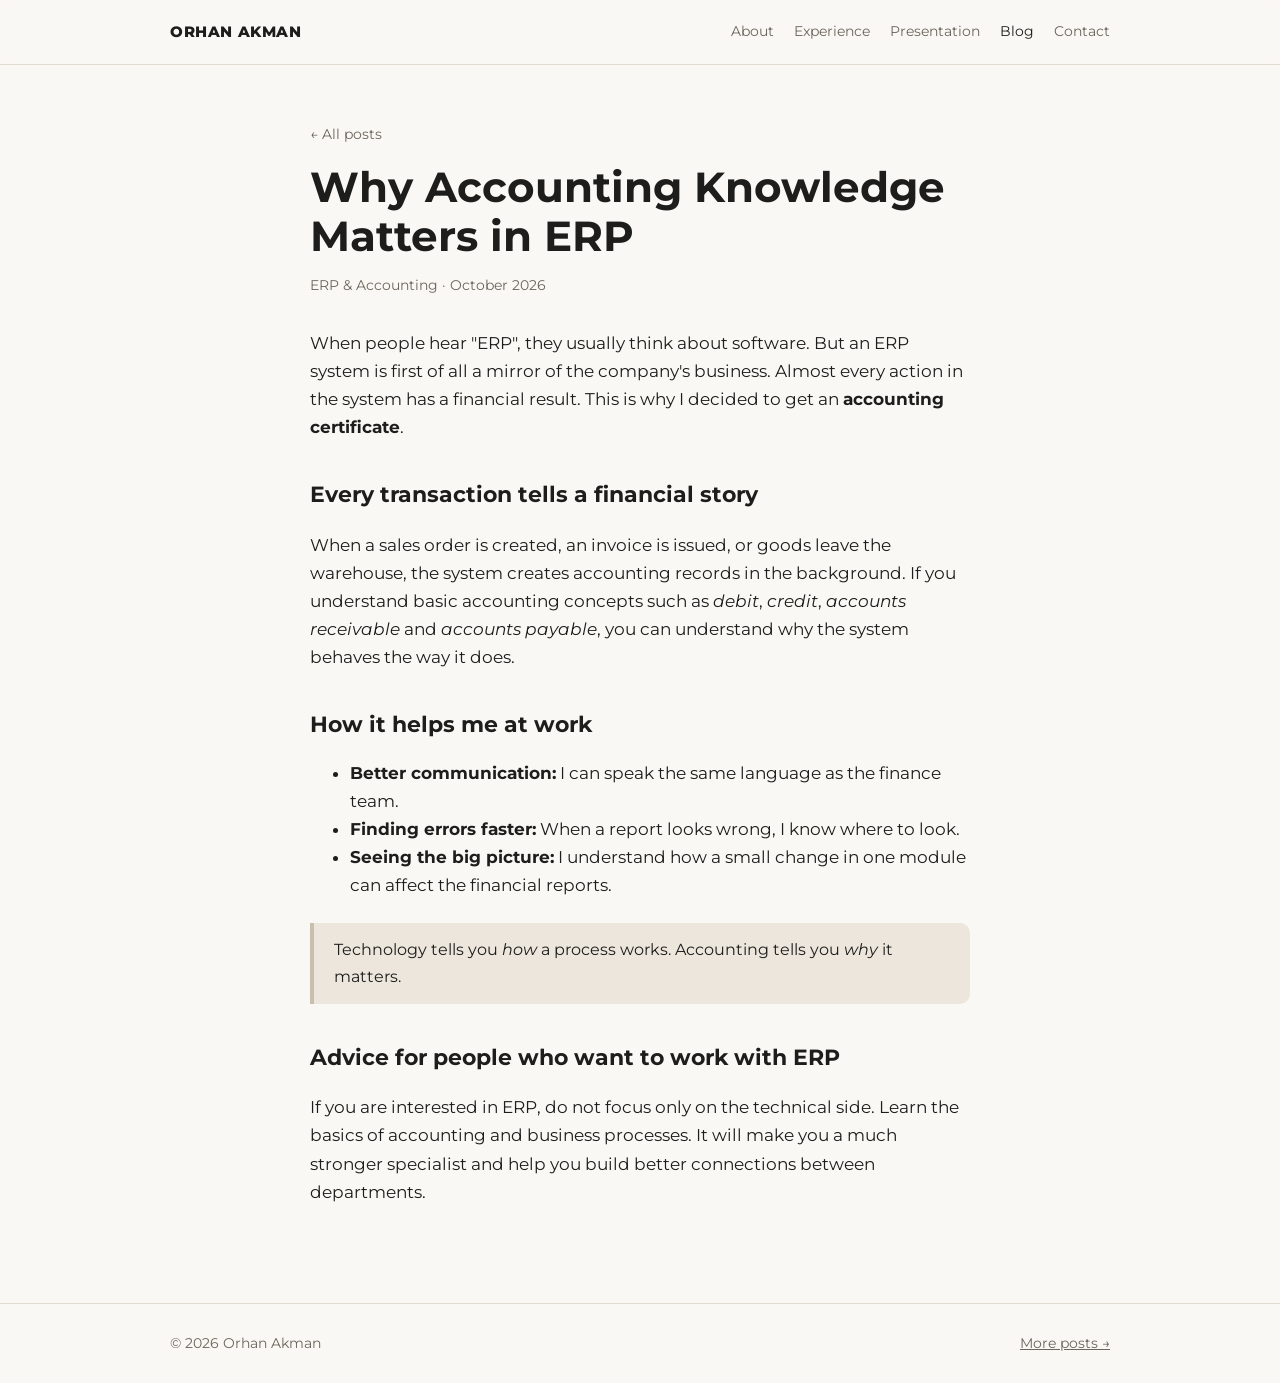
<file: blog/accounting-and-erp.html>
<!doctype html>
<html lang="en">
<head>
  <meta charset="utf-8">
  <meta name="viewport" content="width=device-width, initial-scale=1">
  <title>Accounting and ERP | Orhan Akman</title>
  <meta name="description" content="Why accounting knowledge matters when working with ERP systems.">
  <link rel="preconnect" href="https://fonts.googleapis.com">
  <link rel="preconnect" href="https://fonts.gstatic.com" crossorigin>
  <link href="https://fonts.googleapis.com/css2?family=Montserrat:wght@400;600;700;800&display=swap" rel="stylesheet">
  <link rel="stylesheet" href="../style.css">
</head>
<body>

  <header class="site-header">
    <div class="wrap">
      <a class="brand" href="../">Orhan Akman</a>
      <nav class="nav">
        <a href="../#about" class="hide-sm">About</a>
        <a href="../#experience" class="hide-sm">Experience</a>
        <a href="../presentation/">Presentation</a>
        <a href="./" aria-current="page">Blog</a>
        <a href="../#contact">Contact</a>
      </nav>
    </div>
  </header>

  <article class="article">
    <a class="back" href="./">← All posts</a>
    <h1>Why Accounting Knowledge Matters in ERP</h1>
    <p class="meta">ERP &amp; Accounting · October 2026</p>

    <p>
      When people hear "ERP", they usually think about software. But an ERP system is first of all
      a mirror of the company's business. Almost every action in the system has a financial result.
      This is why I decided to get an <strong>accounting certificate</strong>.
    </p>

    <h2>Every transaction tells a financial story</h2>
    <p>
      When a sales order is created, an invoice is issued, or goods leave the warehouse, the system
      creates accounting records in the background. If you understand basic accounting concepts
      such as <em>debit</em>, <em>credit</em>, <em>accounts receivable</em> and
      <em>accounts payable</em>, you can understand why the system behaves the way it does.
    </p>

    <h2>How it helps me at work</h2>
    <ul>
      <li><strong>Better communication:</strong> I can speak the same language as the finance team.</li>
      <li><strong>Finding errors faster:</strong> When a report looks wrong, I know where to look.</li>
      <li><strong>Seeing the big picture:</strong> I understand how a small change in one module can affect the financial reports.</li>
    </ul>

    <blockquote>
      Technology tells you <em>how</em> a process works. Accounting tells you <em>why</em> it matters.
    </blockquote>

    <h2>Advice for people who want to work with ERP</h2>
    <p>
      If you are interested in ERP, do not focus only on the technical side. Learn the basics of
      accounting and business processes. It will make you a much stronger specialist and help you
      build better connections between departments.
    </p>
  </article>

  <footer class="site-footer">
    <div class="wrap">
      <span>© 2026 Orhan Akman</span>
      <a href="./">More posts →</a>
    </div>
  </footer>

</body>
</html>
</file>
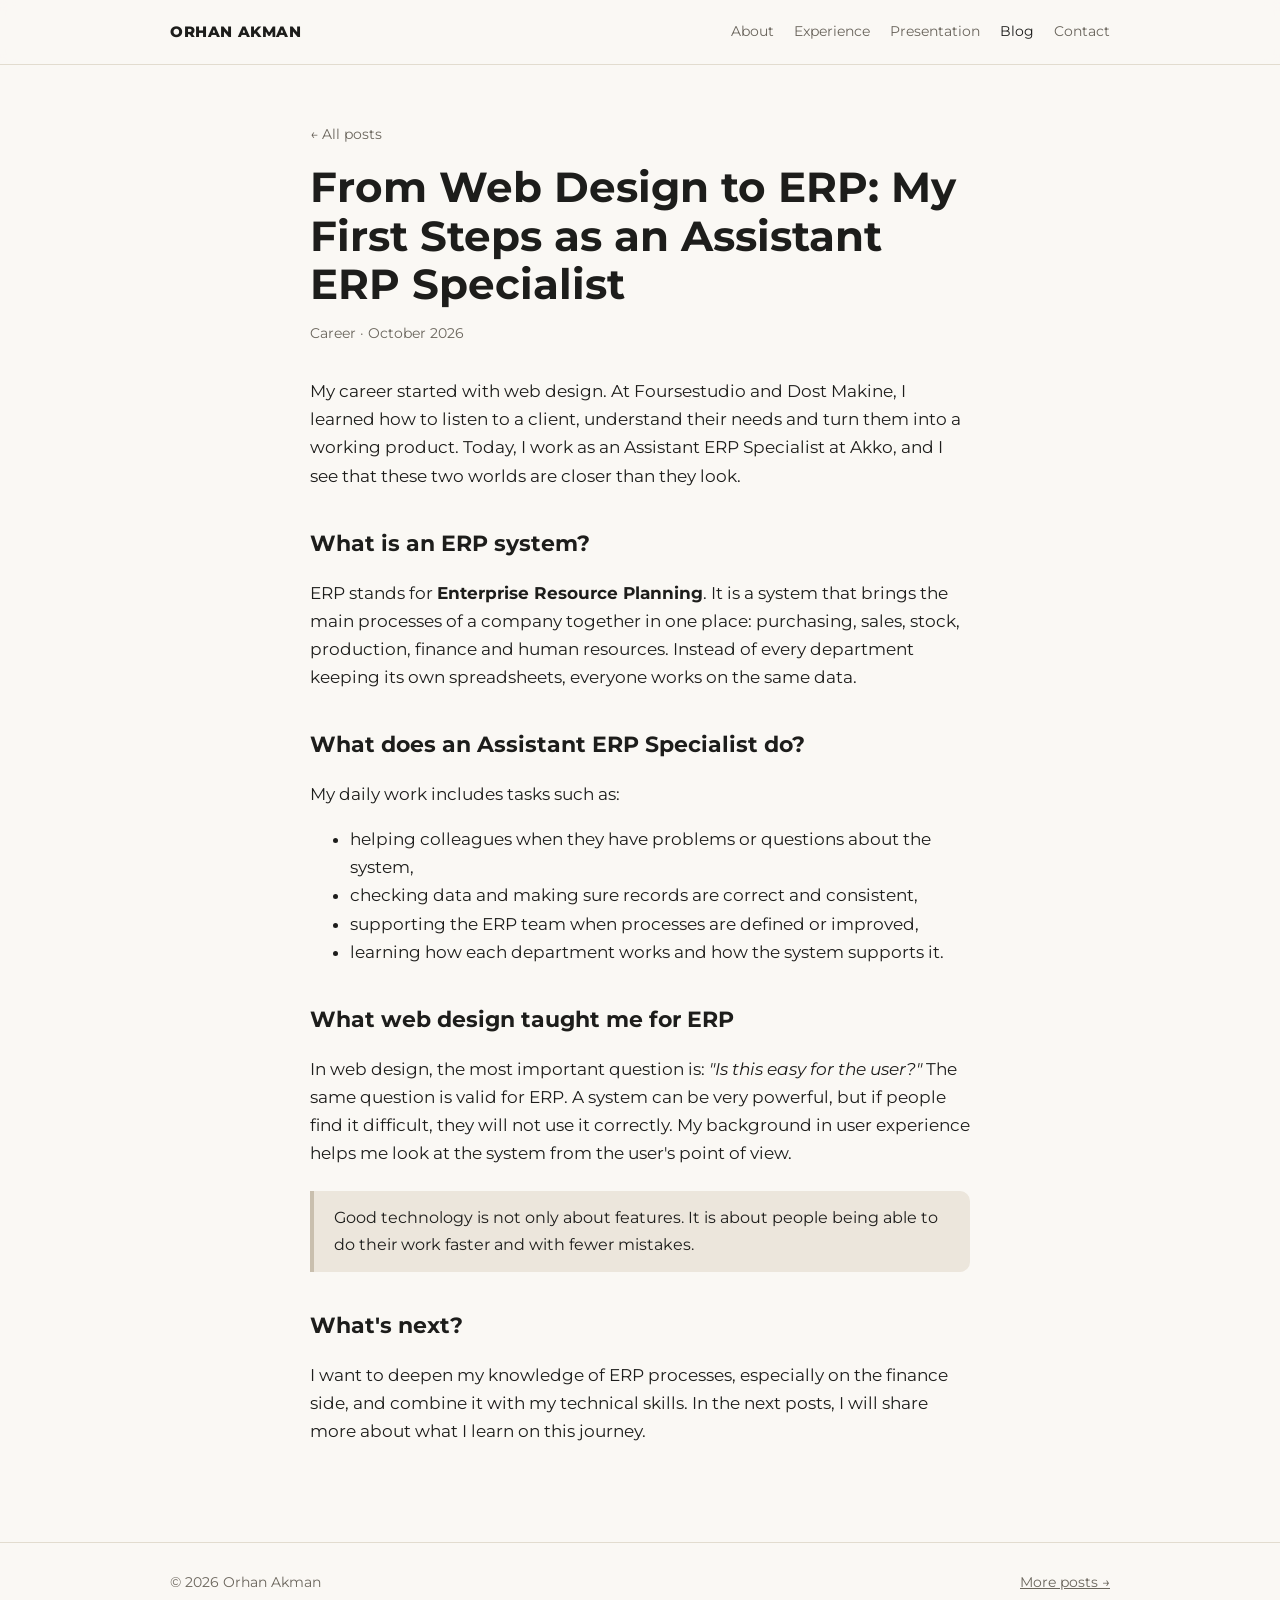
<file: blog/from-web-design-to-erp.html>
<!doctype html>
<html lang="en">
<head>
  <meta charset="utf-8">
  <meta name="viewport" content="width=device-width, initial-scale=1">
  <title>From Web Design to ERP | Orhan Akman</title>
  <meta name="description" content="How I moved from web design to working as an Assistant ERP Specialist.">
  <link rel="preconnect" href="https://fonts.googleapis.com">
  <link rel="preconnect" href="https://fonts.gstatic.com" crossorigin>
  <link href="https://fonts.googleapis.com/css2?family=Montserrat:wght@400;600;700;800&display=swap" rel="stylesheet">
  <link rel="stylesheet" href="../style.css">
</head>
<body>

  <header class="site-header">
    <div class="wrap">
      <a class="brand" href="../">Orhan Akman</a>
      <nav class="nav">
        <a href="../#about" class="hide-sm">About</a>
        <a href="../#experience" class="hide-sm">Experience</a>
        <a href="../presentation/">Presentation</a>
        <a href="./" aria-current="page">Blog</a>
        <a href="../#contact">Contact</a>
      </nav>
    </div>
  </header>

  <article class="article">
    <a class="back" href="./">← All posts</a>
    <h1>From Web Design to ERP: My First Steps as an Assistant ERP Specialist</h1>
    <p class="meta">Career · October 2026</p>

    <p>
      My career started with web design. At Foursestudio and Dost Makine, I learned how to listen
      to a client, understand their needs and turn them into a working product. Today, I work as an
      Assistant ERP Specialist at Akko, and I see that these two worlds are closer than they look.
    </p>

    <h2>What is an ERP system?</h2>
    <p>
      ERP stands for <strong>Enterprise Resource Planning</strong>. It is a system that brings the main
      processes of a company together in one place: purchasing, sales, stock, production, finance
      and human resources. Instead of every department keeping its own spreadsheets, everyone works
      on the same data.
    </p>

    <h2>What does an Assistant ERP Specialist do?</h2>
    <p>My daily work includes tasks such as:</p>
    <ul>
      <li>helping colleagues when they have problems or questions about the system,</li>
      <li>checking data and making sure records are correct and consistent,</li>
      <li>supporting the ERP team when processes are defined or improved,</li>
      <li>learning how each department works and how the system supports it.</li>
    </ul>

    <h2>What web design taught me for ERP</h2>
    <p>
      In web design, the most important question is: <em>"Is this easy for the user?"</em> The same
      question is valid for ERP. A system can be very powerful, but if people find it difficult,
      they will not use it correctly. My background in user experience helps me look at the system
      from the user's point of view.
    </p>

    <blockquote>
      Good technology is not only about features. It is about people being able to do their work
      faster and with fewer mistakes.
    </blockquote>

    <h2>What's next?</h2>
    <p>
      I want to deepen my knowledge of ERP processes, especially on the finance side, and combine
      it with my technical skills. In the next posts, I will share more about what I learn on
      this journey.
    </p>
  </article>

  <footer class="site-footer">
    <div class="wrap">
      <span>© 2026 Orhan Akman</span>
      <a href="./">More posts →</a>
    </div>
  </footer>

</body>
</html>
</file>
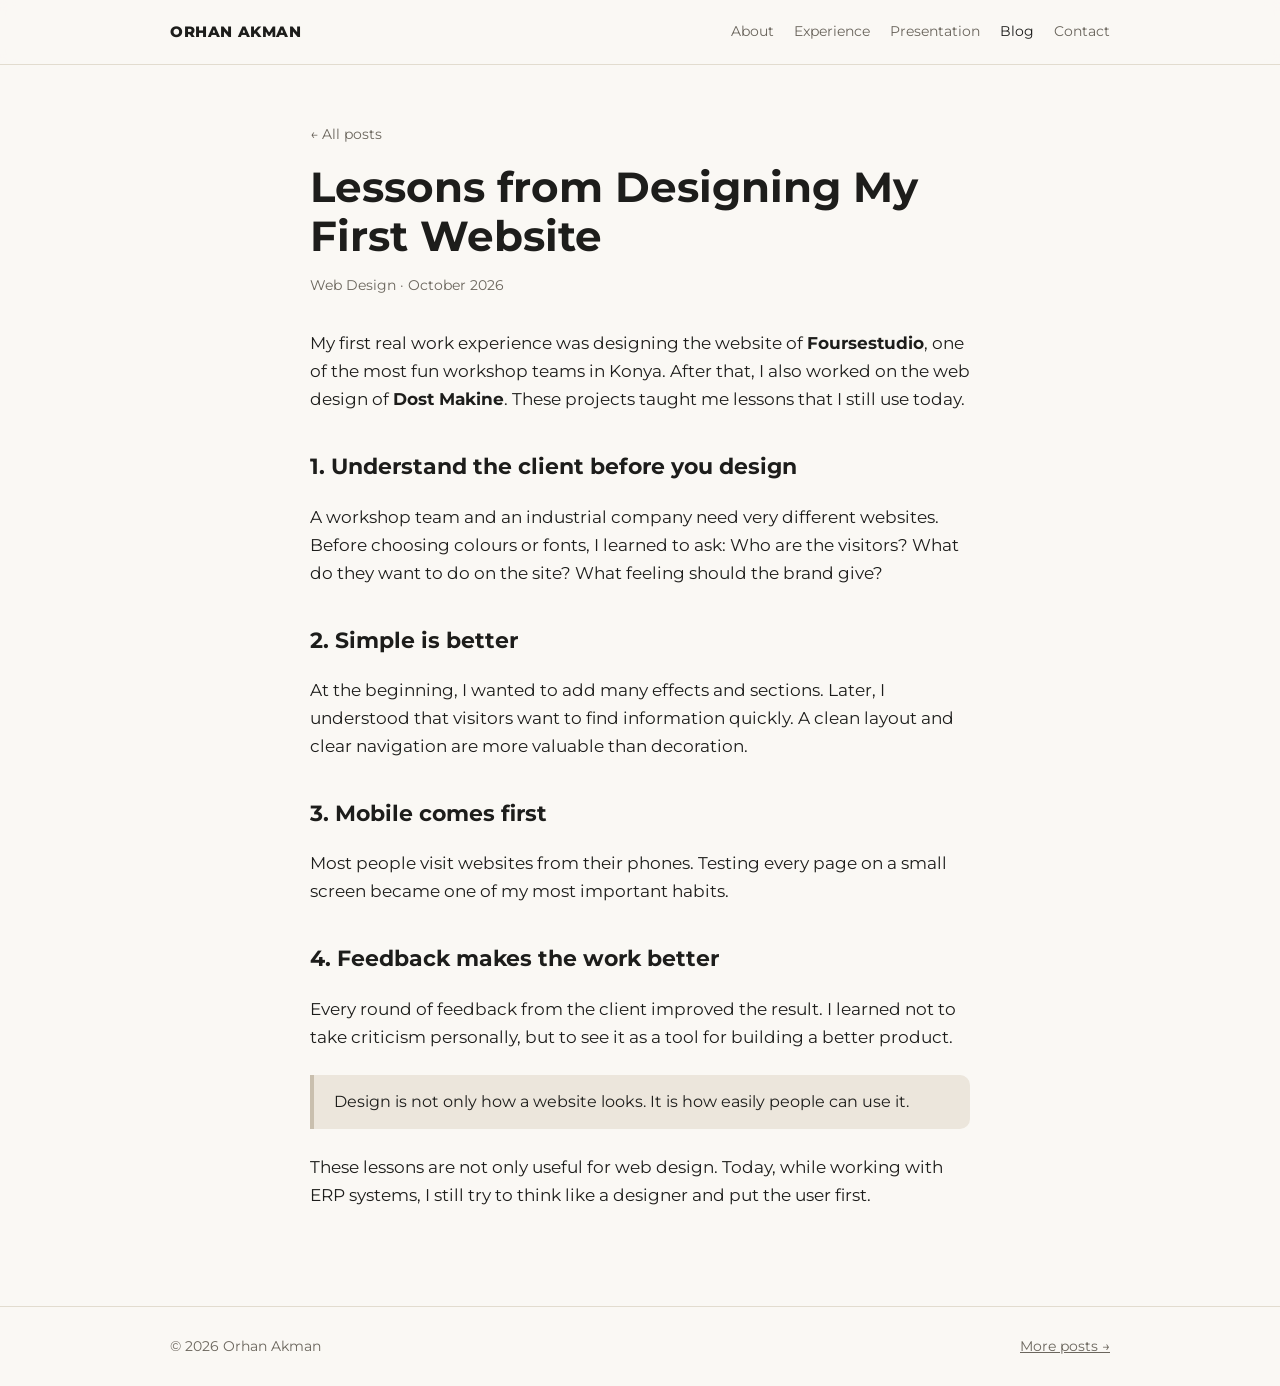
<file: blog/my-first-website.html>
<!doctype html>
<html lang="en">
<head>
  <meta charset="utf-8">
  <meta name="viewport" content="width=device-width, initial-scale=1">
  <title>My First Website | Orhan Akman</title>
  <meta name="description" content="Lessons I learned from designing my first website for a workshop team in Konya.">
  <link rel="preconnect" href="https://fonts.googleapis.com">
  <link rel="preconnect" href="https://fonts.gstatic.com" crossorigin>
  <link href="https://fonts.googleapis.com/css2?family=Montserrat:wght@400;600;700;800&display=swap" rel="stylesheet">
  <link rel="stylesheet" href="../style.css">
</head>
<body>

  <header class="site-header">
    <div class="wrap">
      <a class="brand" href="../">Orhan Akman</a>
      <nav class="nav">
        <a href="../#about" class="hide-sm">About</a>
        <a href="../#experience" class="hide-sm">Experience</a>
        <a href="../presentation/">Presentation</a>
        <a href="./" aria-current="page">Blog</a>
        <a href="../#contact">Contact</a>
      </nav>
    </div>
  </header>

  <article class="article">
    <a class="back" href="./">← All posts</a>
    <h1>Lessons from Designing My First Website</h1>
    <p class="meta">Web Design · October 2026</p>

    <p>
      My first real work experience was designing the website of <strong>Foursestudio</strong>, one of
      the most fun workshop teams in Konya. After that, I also worked on the web design of
      <strong>Dost Makine</strong>. These projects taught me lessons that I still use today.
    </p>

    <h2>1. Understand the client before you design</h2>
    <p>
      A workshop team and an industrial company need very different websites. Before choosing
      colours or fonts, I learned to ask: Who are the visitors? What do they want to do on the site?
      What feeling should the brand give?
    </p>

    <h2>2. Simple is better</h2>
    <p>
      At the beginning, I wanted to add many effects and sections. Later, I understood that visitors
      want to find information quickly. A clean layout and clear navigation are more valuable than
      decoration.
    </p>

    <h2>3. Mobile comes first</h2>
    <p>
      Most people visit websites from their phones. Testing every page on a small screen became
      one of my most important habits.
    </p>

    <h2>4. Feedback makes the work better</h2>
    <p>
      Every round of feedback from the client improved the result. I learned not to take criticism
      personally, but to see it as a tool for building a better product.
    </p>

    <blockquote>
      Design is not only how a website looks. It is how easily people can use it.
    </blockquote>

    <p>
      These lessons are not only useful for web design. Today, while working with ERP systems, I still
      try to think like a designer and put the user first.
    </p>
  </article>

  <footer class="site-footer">
    <div class="wrap">
      <span>© 2026 Orhan Akman</span>
      <a href="./">More posts →</a>
    </div>
  </footer>

</body>
</html>
</file>
<file: style.css>
:root {
  --bg: #faf8f4;
  --surface: #ffffff;
  --sand: #c9bfae;
  --sand-soft: #ece6dc;
  --ink: #1d1d1b;
  --muted: #6b665d;
  --line: #e2dccf;
  --accent: #4a4f57;
  --radius: 14px;
  --max: 980px;
}

@media (prefers-color-scheme: dark) {
  :root {
    --bg: #171614;
    --surface: #211f1c;
    --sand: #8f8574;
    --sand-soft: #2c2925;
    --ink: #f1ede6;
    --muted: #a8a196;
    --line: #36322c;
    --accent: #cfc6b6;
  }
}

* { box-sizing: border-box; }

html { scroll-behavior: smooth; }

body {
  margin: 0;
  background: var(--bg);
  color: var(--ink);
  font-family: "Montserrat", system-ui, -apple-system, "Segoe UI", sans-serif;
  line-height: 1.65;
  -webkit-font-smoothing: antialiased;
}

a { color: inherit; }

img { max-width: 100%; display: block; }

.wrap {
  max-width: var(--max);
  margin: 0 auto;
  padding: 0 20px;
}

/* ---------- Header ---------- */
.site-header {
  position: sticky;
  top: 0;
  z-index: 10;
  background: color-mix(in srgb, var(--bg) 88%, transparent);
  backdrop-filter: blur(8px);
  border-bottom: 1px solid var(--line);
}

.site-header .wrap {
  display: flex;
  align-items: center;
  justify-content: space-between;
  gap: 16px;
  height: 64px;
}

.brand {
  font-weight: 800;
  letter-spacing: .04em;
  text-decoration: none;
  text-transform: uppercase;
  font-size: 15px;
}

.nav {
  display: flex;
  gap: 20px;
  font-size: 14px;
}

.nav a {
  text-decoration: none;
  color: var(--muted);
}

.nav a:hover,
.nav a[aria-current="page"] { color: var(--ink); }

/* ---------- Hero ---------- */
.hero {
  display: grid;
  grid-template-columns: 260px 1fr;
  gap: 48px;
  align-items: center;
  padding: 72px 0 56px;
}

.hero-photo {
  background: var(--sand);
  border-radius: var(--radius);
  padding: 14px 14px 0;
}

.hero-photo img {
  border-radius: 10px 10px 0 0;
  aspect-ratio: 1 / 1;
  object-fit: cover;
  width: 100%;
}

.eyebrow {
  font-size: 13px;
  letter-spacing: .14em;
  text-transform: uppercase;
  color: var(--muted);
  margin: 0 0 8px;
}

.hero h1 {
  font-size: clamp(36px, 6vw, 56px);
  line-height: 1.05;
  font-weight: 800;
  margin: 0 0 16px;
  letter-spacing: -.01em;
}

.hero .role {
  font-size: 18px;
  font-weight: 600;
  margin: 0 0 16px;
}

.hero .lead {
  color: var(--muted);
  margin: 0 0 24px;
  max-width: 56ch;
}

.btns { display: flex; flex-wrap: wrap; gap: 10px; }

.btn {
  display: inline-block;
  padding: 10px 18px;
  border-radius: 999px;
  border: 1px solid var(--ink);
  text-decoration: none;
  font-size: 14px;
  font-weight: 600;
}

.btn.primary {
  background: var(--ink);
  color: var(--bg);
}

/* ---------- Sections ---------- */
section { padding: 40px 0; }

.section-title {
  display: flex;
  align-items: center;
  gap: 16px;
  font-size: 22px;
  font-weight: 700;
  margin: 0 0 24px;
}

.section-title::after {
  content: "";
  flex: 1;
  height: 2px;
  background: linear-gradient(90deg, var(--line) 0 75%, var(--ink) 75% 100%);
}

.grid-2 {
  display: grid;
  grid-template-columns: 1fr 1fr;
  gap: 20px;
}

.card {
  background: var(--surface);
  border: 1px solid var(--line);
  border-radius: var(--radius);
  padding: 22px 24px;
}

/* ---------- Timeline ---------- */
.timeline {
  list-style: none;
  margin: 0;
  padding: 0;
  border-left: 2px solid var(--line);
}

.timeline li {
  position: relative;
  padding: 0 0 28px 28px;
}

.timeline li:last-child { padding-bottom: 0; }

.timeline li::before {
  content: "";
  position: absolute;
  left: -8px;
  top: 6px;
  width: 14px;
  height: 14px;
  border-radius: 50%;
  background: var(--sand);
  border: 2px solid var(--bg);
}

.timeline li.current::before { background: var(--ink); }

.timeline h3 {
  margin: 0;
  font-size: 17px;
}

.timeline .meta {
  font-size: 13px;
  color: var(--muted);
  margin: 2px 0 6px;
}

.timeline p { margin: 0; }

.badge {
  display: inline-block;
  font-size: 11px;
  font-weight: 700;
  letter-spacing: .06em;
  text-transform: uppercase;
  padding: 2px 8px;
  border-radius: 999px;
  background: var(--sand-soft);
  color: var(--ink);
  margin-left: 8px;
  vertical-align: middle;
}

/* ---------- Skills ---------- */
.skills {
  list-style: none;
  margin: 0;
  padding: 0;
  display: grid;
  grid-template-columns: 1fr 1fr;
  gap: 14px 28px;
}

.skill-name {
  display: flex;
  justify-content: space-between;
  font-size: 14px;
  margin-bottom: 6px;
}

.bar {
  height: 6px;
  border-radius: 999px;
  background: var(--sand-soft);
  overflow: hidden;
}

.bar span {
  display: block;
  height: 100%;
  background: var(--sand);
  border-right: 6px solid var(--accent);
}

.chips {
  display: flex;
  flex-wrap: wrap;
  gap: 8px;
  list-style: none;
  margin: 0;
  padding: 0;
}

.chips li {
  padding: 6px 14px;
  border-radius: 999px;
  background: var(--sand-soft);
  font-size: 14px;
}

.plain-list {
  margin: 0;
  padding-left: 18px;
}

.plain-list li { margin-bottom: 6px; }

/* ---------- Blog cards ---------- */
.posts {
  display: grid;
  grid-template-columns: repeat(3, 1fr);
  gap: 20px;
}

.post-card {
  display: flex;
  flex-direction: column;
  text-decoration: none;
  transition: transform .15s ease, border-color .15s ease;
}

.post-card:hover {
  transform: translateY(-3px);
  border-color: var(--sand);
}

.post-card .tag {
  font-size: 12px;
  font-weight: 700;
  letter-spacing: .08em;
  text-transform: uppercase;
  color: var(--muted);
}

.post-card h3 {
  font-size: 18px;
  line-height: 1.3;
  margin: 8px 0 10px;
}

.post-card p {
  color: var(--muted);
  font-size: 14px;
  margin: 0 0 16px;
  flex: 1;
}

.post-card .more {
  font-size: 14px;
  font-weight: 600;
}

/* ---------- Article ---------- */
.article {
  max-width: 700px;
  margin: 0 auto;
  padding: 56px 20px 40px;
}

.article .back {
  font-size: 14px;
  color: var(--muted);
  text-decoration: none;
}

.article h1 {
  font-size: clamp(30px, 5vw, 42px);
  line-height: 1.15;
  margin: 16px 0 10px;
}

.article .meta {
  color: var(--muted);
  font-size: 14px;
  margin-bottom: 32px;
}

.article h2 {
  font-size: 22px;
  margin: 36px 0 10px;
}

.article p,
.article li { font-size: 17px; }

.article blockquote {
  margin: 24px 0;
  padding: 14px 20px;
  border-left: 4px solid var(--sand);
  background: var(--sand-soft);
  border-radius: 0 10px 10px 0;
}

/* ---------- Presentation ---------- */
.diagram {
  margin: 20px 0 8px;
  padding: 18px;
  background: var(--surface);
  border: 1px solid var(--line);
  border-radius: var(--radius);
  overflow-x: auto;
  color: var(--ink);
}

.diagram svg {
  display: block;
  width: 100%;
  min-width: 520px;
  height: auto;
}

.d-run { fill: var(--sand); }
.d-os { fill: var(--accent); }
.d-on { fill: #1d1d1b; font-weight: 600; font-size: 12px; }
.d-on-os { fill: var(--bg); font-weight: 600; font-size: 12px; }
.d-note { fill: var(--muted); font-size: 11px; }
.d-arrow { stroke: var(--muted); stroke-width: 1.5; stroke-dasharray: 3 3; }
.d-axis { stroke: var(--line); stroke-width: 1.5; }

.compare {
  width: 100%;
  border-collapse: collapse;
  font-size: 15px;
  margin: 12px 0;
}

.compare th,
.compare td {
  text-align: left;
  padding: 10px 12px;
  border-bottom: 1px solid var(--line);
}

.compare th {
  font-size: 13px;
  text-transform: uppercase;
  letter-spacing: .05em;
  color: var(--muted);
}

.info-card {
  display: flex;
  flex-direction: column;
  gap: 2px;
}

.info-card span { color: var(--muted); font-size: 15px; }

.sources li { font-size: 15px; margin-bottom: 8px; }

.src-tag {
  display: inline-block;
  font-size: 11px;
  font-weight: 700;
  letter-spacing: .05em;
  text-transform: uppercase;
  padding: 1px 7px;
  margin-right: 8px;
  border-radius: 999px;
  background: var(--sand-soft);
  vertical-align: 1px;
}

.decks {
  display: grid;
  grid-template-columns: 1fr 1fr;
  gap: 16px;
  margin: 16px 0;
}

.deck {
  display: flex;
  flex-direction: column;
  gap: 4px;
  padding: 12px 12px 16px;
  text-decoration: none;
  transition: transform .15s ease, border-color .15s ease;
}

.deck:hover {
  transform: translateY(-3px);
  border-color: var(--sand);
}

.deck-media {
  position: relative;
  margin-bottom: 10px;
}

.deck-media img {
  width: 100%;
  height: auto;
  aspect-ratio: 16 / 9;
  object-fit: cover;
  border-radius: 8px;
}

.deck-badge {
  position: absolute;
  top: 8px;
  left: 8px;
  padding: 3px 10px;
  border-radius: 999px;
  font-size: 12px;
  font-weight: 700;
  background: rgba(0, 0, 0, .65);
  color: #fff;
}

.deck span:last-child { color: var(--muted); font-size: 14px; }

@media (max-width: 600px) {
  .decks { grid-template-columns: 1fr; }
}

/* ---------- Footer ---------- */
.site-footer {
  border-top: 1px solid var(--line);
  margin-top: 40px;
  padding: 28px 0;
  font-size: 14px;
  color: var(--muted);
}

.site-footer .wrap {
  display: flex;
  flex-wrap: wrap;
  justify-content: space-between;
  gap: 12px;
}

/* ---------- Responsive ---------- */
@media (max-width: 820px) {
  .hero {
    grid-template-columns: 1fr;
    gap: 28px;
    padding: 40px 0 32px;
  }
  .hero-photo { max-width: 240px; }
  .grid-2,
  .skills,
  .posts { grid-template-columns: 1fr; }
  .nav { gap: 14px; }
}

@media (max-width: 420px) {
  .wrap { padding: 0 16px; }
  .nav a.hide-sm { display: none; }
}
</file>
